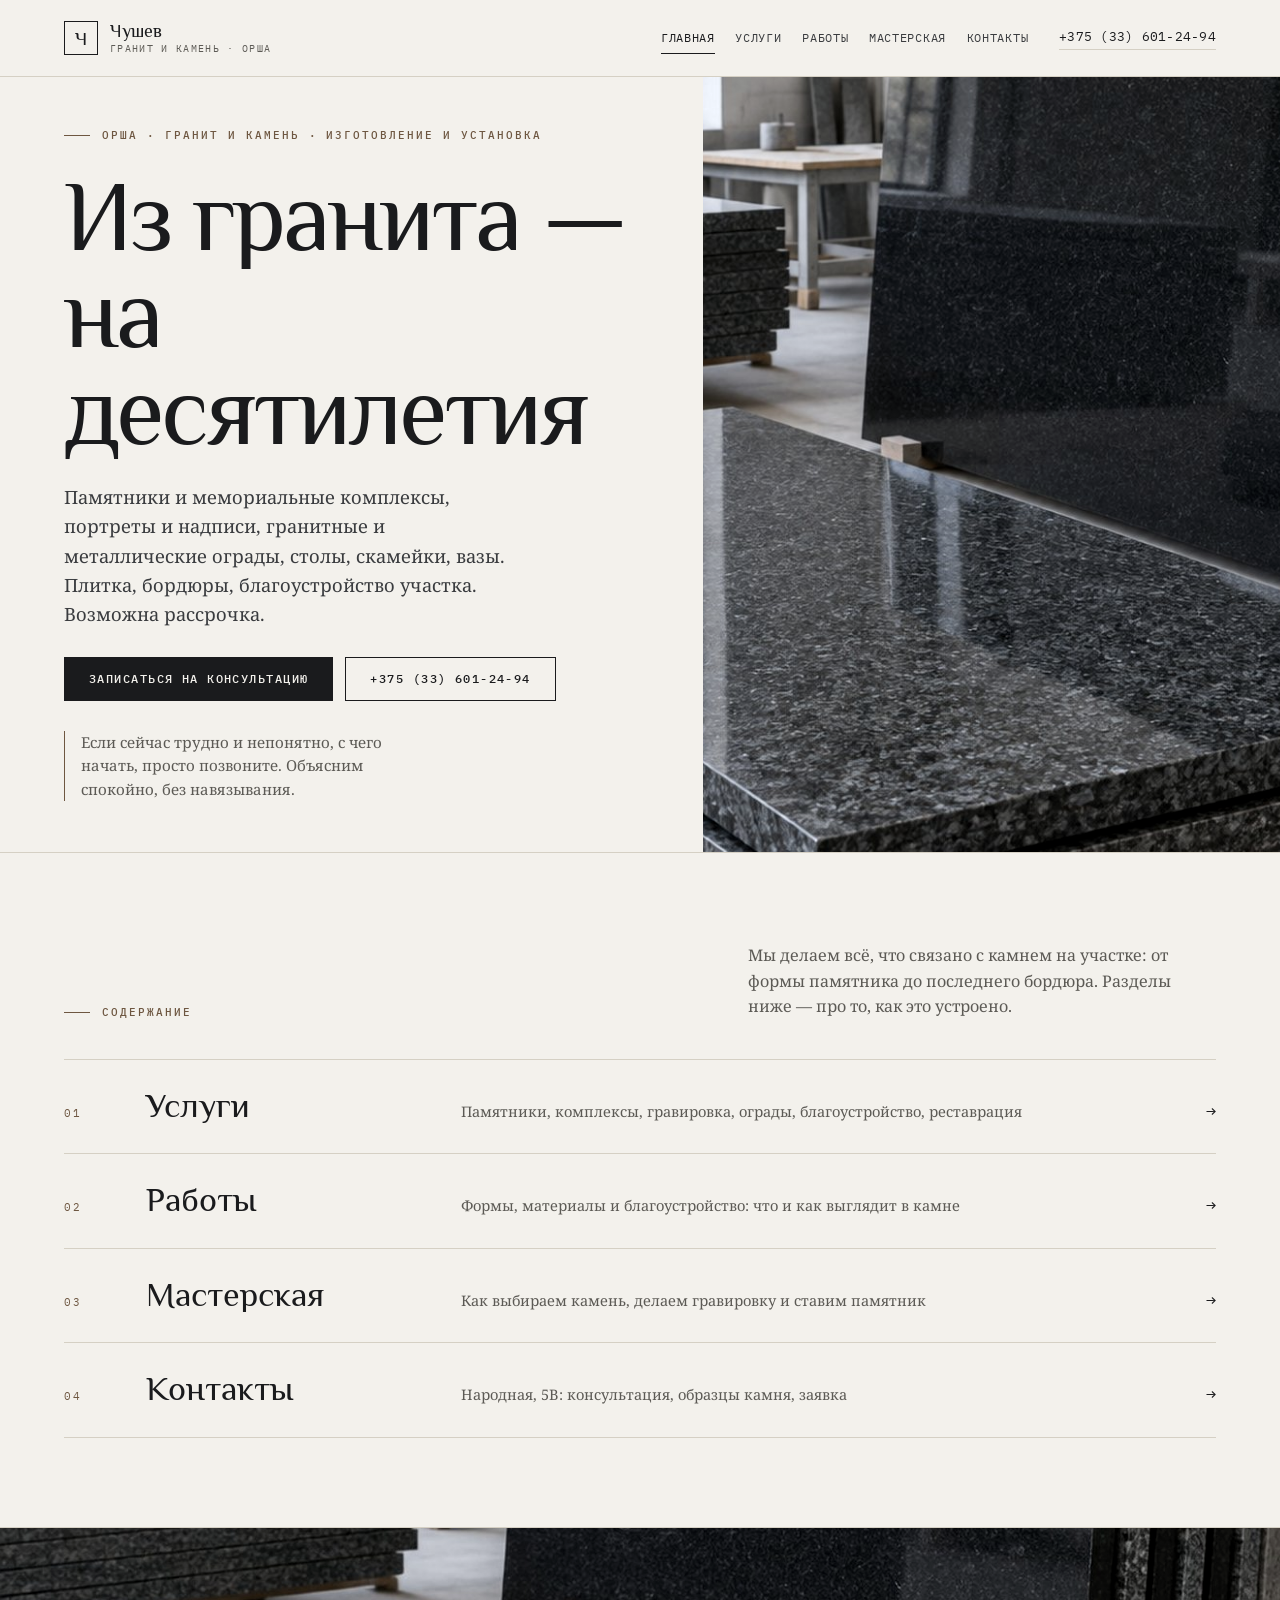
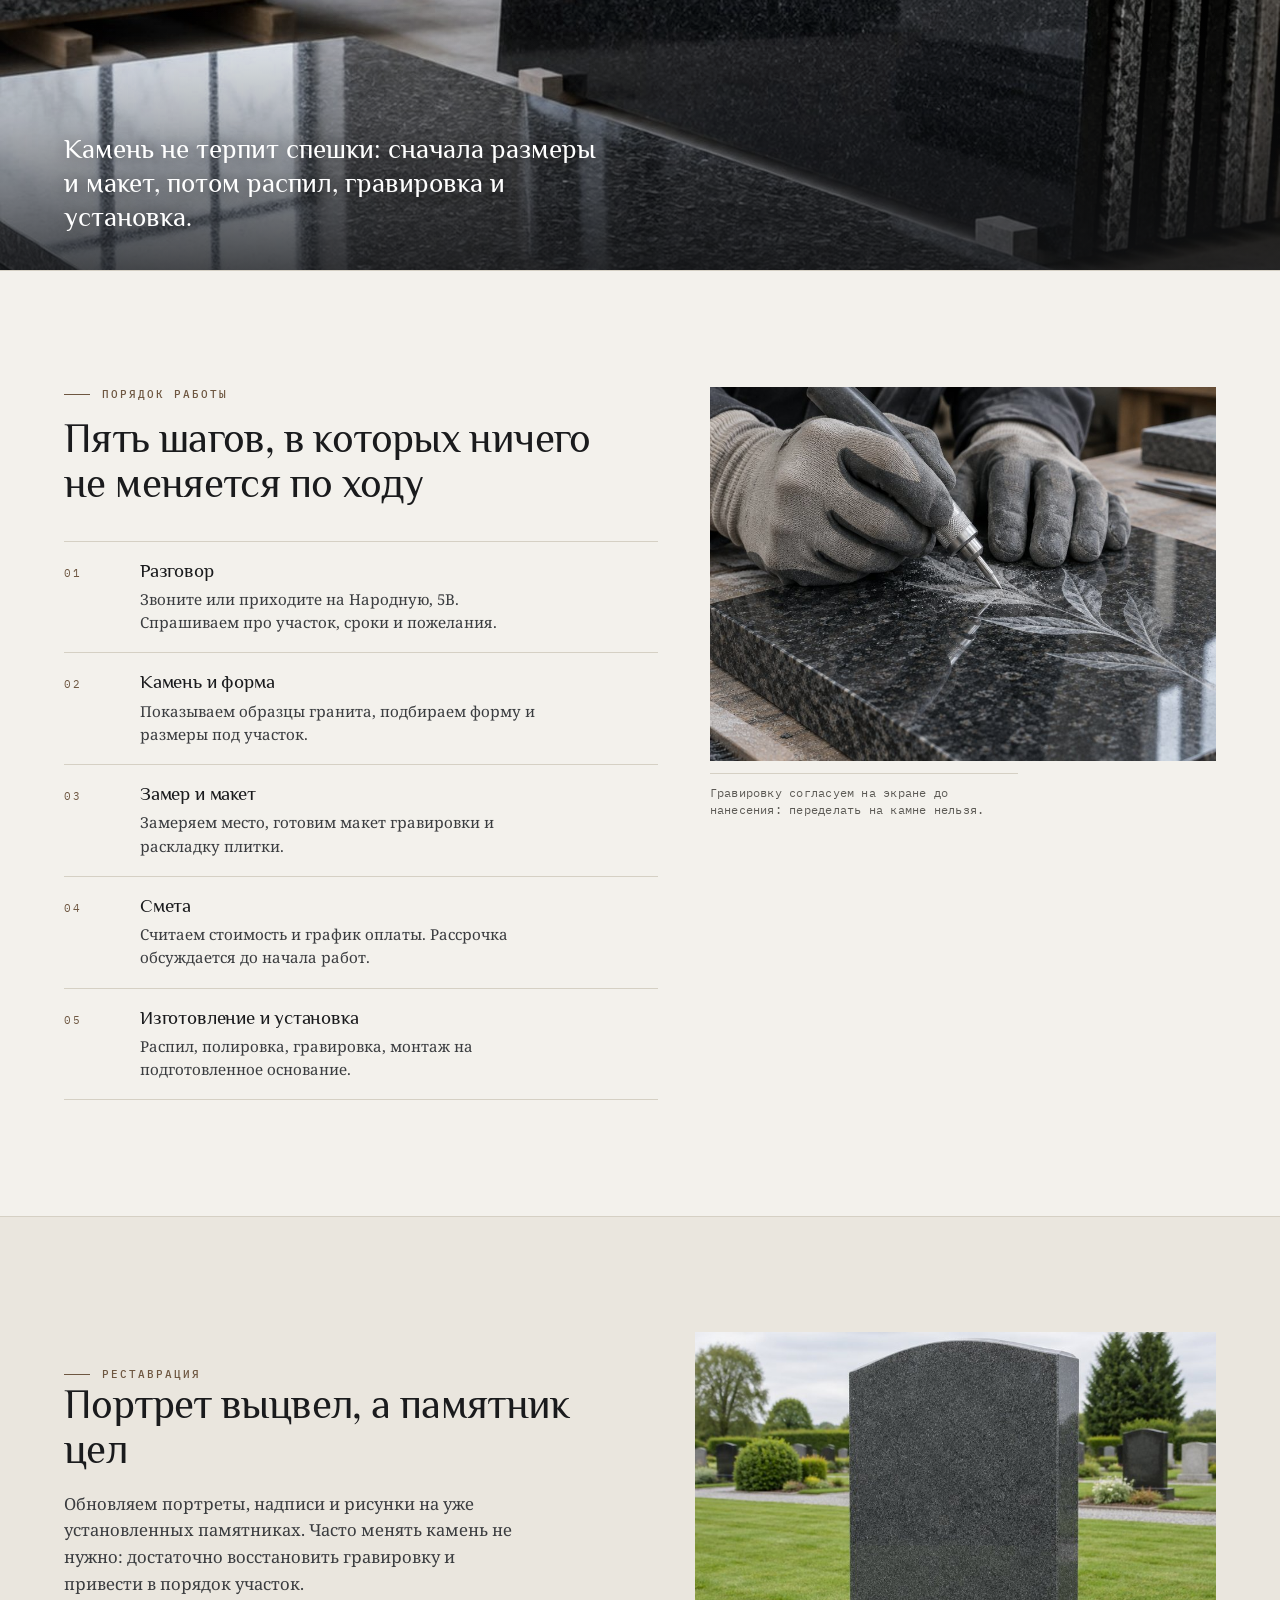
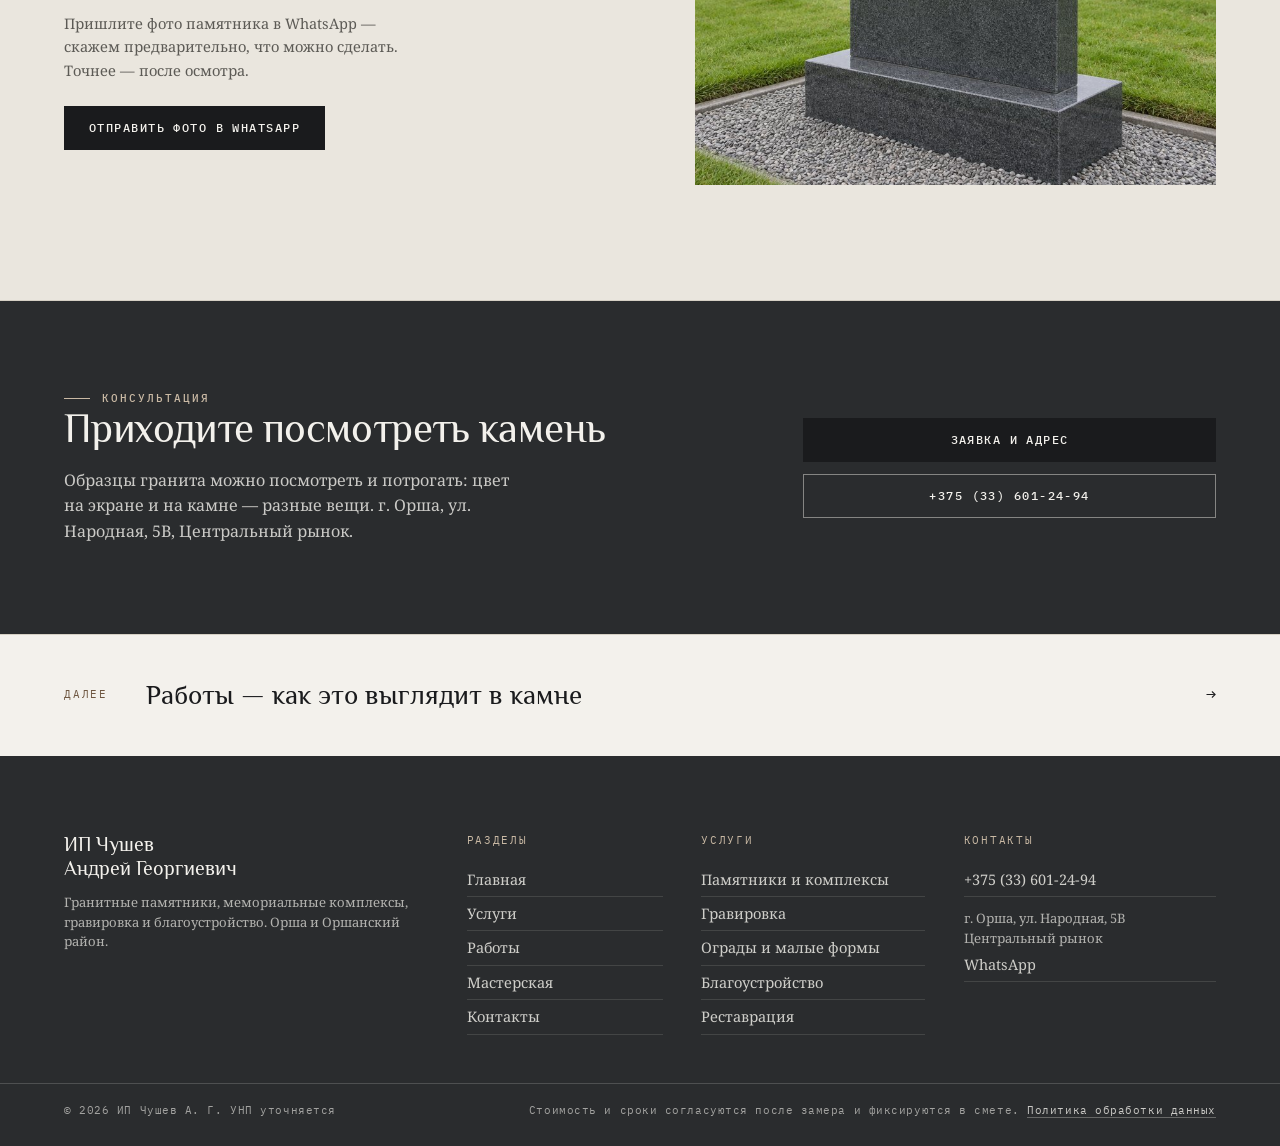
<file: index.html>
<!doctype html>
<html lang="ru">
<head>
<meta charset="utf-8">
<meta name="viewport" content="width=device-width, initial-scale=1">
<title>Гранитные памятники в Орше: изготовление, гравировка, благоустройство</title>
<meta name="description" content="ИП Чушев, Орша: гранитные памятники и мемориальные комплексы, портреты и надписи, ограды, столы и скамейки, плитка, бордюры, благоустройство участка. Возможна рассрочка.">
<meta name="theme-color" content="#1A1B1D">
<link rel="icon" href="favicon.svg" type="image/svg+xml">
<link rel="canonical" href="https://romjjjke.github.io/chushev/index.html">
<meta property="og:type" content="website">
<meta property="og:title" content="Гранитные памятники в Орше: изготовление, гравировка, благоустройство">
<meta property="og:description" content="ИП Чушев, Орша: гранитные памятники и мемориальные комплексы, портреты и надписи, ограды, столы и скамейки, плитка, бордюры, благоустройство участка. Возможна рассрочка.">
<meta property="og:image" content="https://romjjjke.github.io/chushev/assets/img/band.jpg">
<meta property="og:locale" content="ru_BY">
<link rel="preconnect" href="https://fonts.googleapis.com">
<link rel="preconnect" href="https://fonts.gstatic.com" crossorigin>
<link href="https://fonts.googleapis.com/css2?family=Philosopher:wght@400;700&family=Noto+Serif:wght@400;600&family=IBM+Plex+Mono:wght@400;500&display=swap" rel="stylesheet">
<style>[hidden]{display:none!important}
*{box-sizing:border-box}
html{-webkit-text-size-adjust:100%;scroll-behavior:smooth}
body{margin:0;background:#F3F1EC;color:#1A1B1D;font:400 17px/1.6 "Noto Serif",Georgia,serif;-webkit-font-smoothing:antialiased}
img{max-width:100%;display:block}
a{color:inherit;text-decoration:none}
h1,h2,h3,p{margin:0}
.wrap{max-width:1320px;margin:0 auto;padding-inline:clamp(20px,5vw,64px)}
.head{position:sticky;top:0;z-index:50;background:#F3F1EC;border-bottom:1px solid #D9D4C9}
.head__row{display:flex;align-items:center;gap:clamp(14px,2.4vw,28px);min-height:76px}
.brand{font-family:Philosopher,Georgia,serif;font-size:1.35rem}
.kicker{font:500 11px/1.4 "IBM Plex Mono",monospace;letter-spacing:.16em;text-transform:uppercase;color:#6E5741}
.hero{display:grid;grid-template-columns:minmax(0,1fr) minmax(0,.82fr);min-height:min(88vh,760px);border-bottom:1px solid #D9D4C9}
.hero__media{order:2;overflow:hidden;background:#EAE6DE}
.hero__media img{width:100%;height:100%;object-fit:cover}
.hero__body{order:1;padding:clamp(28px,4vw,64px) clamp(20px,5vw,64px);display:flex;flex-direction:column;justify-content:center;gap:24px;max-width:760px}
.hero__h1{font-family:Philosopher,Georgia,serif;font-weight:400;font-size:clamp(2.6rem,1.1rem + 6.4vw,6.2rem);line-height:.98;letter-spacing:-.03em}
.hero__lead{max-width:46ch;color:#3A3C3F}
.btn{display:inline-flex;align-items:center;justify-content:center;padding:15px 24px;border:1px solid #1A1B1D;font:500 12px/1 "IBM Plex Mono",monospace;letter-spacing:.12em;text-transform:uppercase}
.btn--solid{background:#1A1B1D;color:#F3F1EC}
.burger{display:none;width:44px;height:40px;border:1px solid #D9D4C9;background:transparent;cursor:pointer}
.drawer{position:fixed;inset:0;z-index:90;background:#26282B;color:#F3F1EC;overflow-y:auto;padding:clamp(20px,5vw,64px)}
.drawer__nav{display:flex;flex-direction:column}
.drawer__nav a{font-family:Philosopher,Georgia,serif;font-size:clamp(1.7rem,1.1rem + 3vw,2.6rem);padding:14px 0;border-bottom:1px solid rgba(243,241,236,.18)}
.drawer__inner{display:flex;flex-direction:column;gap:clamp(24px,5vw,56px);min-height:100%}
body.is-locked{overflow:hidden}
@media (max-width:1024px){.hero{grid-template-columns:1fr;min-height:0}.hero__media{order:1;height:clamp(240px,44vh,420px)}.hero__body{order:2;max-width:none}}
@media (max-width:1180px){.nav{display:none}.burger{display:block}}
</style>
<link rel="stylesheet" href="assets/css/style.v3.css">
<script type="application/ld+json">{"@context": "https://schema.org", "@type": "LocalBusiness", "name": "ИП Чушев Андрей Георгиевич, гранитные памятники", "description": "Изготовление и установка гранитных памятников, мемориальные комплексы, гравировка портретов и надписей, ограды, благоустройство участка. Орша.", "telephone": "+375 (33) 601-24-94", "image": "https://romjjjke.github.io/chushev/assets/img/band.jpg", "address": {"@type": "PostalAddress", "streetAddress": "ул. Народная, 5В", "addressLocality": "Орша", "addressRegion": "Витебская область", "addressCountry": "BY"}, "areaServed": "Орша и Оршанский район", "priceRange": "по смете"}</script>
</head>
<body data-page="index.html">
<a class="skip" href="#main">К содержанию</a>
<header class="head">
  <div class="head__in">
    <a class="brand" href="index.html">
      <span class="brand__mark">Ч</span>
      <span class="brand__text">Чушев<em>гранит и камень · Орша</em></span>
    </a>
    <nav class="nav" aria-label="Разделы"><a href="index.html" aria-current="page">Главная</a><a href="uslugi.html">Услуги</a><a href="raboty.html">Работы</a><a href="masterskaya.html">Мастерская</a><a href="kontakty.html">Контакты</a></nav>
    <a class="head__tel" href="tel:+375336012494">+375 (33) 601-24-94</a>
    <button class="burger" id="burger" type="button" aria-expanded="false" aria-controls="drawer" aria-label="Меню">
      <span></span><span></span>
    </button>
  </div>
</header>

<main id="main">
<section class="hero">
  <div class="hero__media">
    <img src="assets/img/hero.jpg" alt="Полированные гранитные плиты в мастерской" width="1200" height="800" fetchpriority="high">
  </div>
  <div class="hero__body">
    <p class="kicker">Орша · гранит и камень · изготовление и установка</p>
    <h1 class="hero__h1">Из гранита —<br>на десятилетия</h1>
    <p class="hero__lead">Памятники и мемориальные комплексы, портреты и надписи, гранитные и металлические ограды, столы, скамейки, вазы. Плитка, бордюры, благоустройство участка. Возможна рассрочка.</p>
    <div class="hero__actions">
      <a class="btn btn--solid" href="kontakty.html">Записаться на консультацию</a>
      <a class="btn" href="tel:+375336012494">+375 (33) 601-24-94</a>
    </div>
    <p class="hero__quiet">Если сейчас трудно и непонятно, с чего начать, просто позвоните. Объясним спокойно, без навязывания.</p>
  </div>
</section>

<section class="index">
  <div class="wrap">
    <div class="index__head">
      <p class="kicker">Содержание</p>
      <p class="index__intro">Мы делаем всё, что связано с камнем на участке: от формы памятника до последнего бордюра. Разделы ниже — про то, как это устроено.</p>
    </div>
    <ol class="index__list">
      <li><a href="uslugi.html"><span class="index__num">01</span><span class="index__t">Услуги</span><span class="index__d">Памятники, комплексы, гравировка, ограды, благоустройство, реставрация</span><span class="index__a" aria-hidden="true">→</span></a></li>
      <li><a href="raboty.html"><span class="index__num">02</span><span class="index__t">Работы</span><span class="index__d">Формы, материалы и благоустройство: что и как выглядит в камне</span><span class="index__a" aria-hidden="true">→</span></a></li>
      <li><a href="masterskaya.html"><span class="index__num">03</span><span class="index__t">Мастерская</span><span class="index__d">Как выбираем камень, делаем гравировку и ставим памятник</span><span class="index__a" aria-hidden="true">→</span></a></li>
      <li><a href="kontakty.html"><span class="index__num">04</span><span class="index__t">Контакты</span><span class="index__d">Народная, 5В: консультация, образцы камня, заявка</span><span class="index__a" aria-hidden="true">→</span></a></li>
    </ol>
  </div>
</section>

<section class="band">
  <img src="assets/img/band.jpg" alt="Гранитные плиты, фактура камня" width="1600" height="615" loading="lazy">
  <p class="band__text">Камень не терпит спешки: сначала размеры и макет, потом распил, гравировка и установка.</p>
</section>

<section class="duo">
  <div class="wrap duo__grid">
    <div class="duo__text">
      <p class="kicker">Порядок работы</p>
      <h2 class="h2">Пять шагов, в которых ничего не меняется по ходу</h2>
      <ol class="steps">
        <li><span>01</span><div><h3>Разговор</h3><p>Звоните или приходите на Народную, 5В. Спрашиваем про участок, сроки и пожелания.</p></div></li>
        <li><span>02</span><div><h3>Камень и форма</h3><p>Показываем образцы гранита, подбираем форму и размеры под участок.</p></div></li>
        <li><span>03</span><div><h3>Замер и макет</h3><p>Замеряем место, готовим макет гравировки и раскладку плитки.</p></div></li>
        <li><span>04</span><div><h3>Смета</h3><p>Считаем стоимость и график оплаты. Рассрочка обсуждается до начала работ.</p></div></li>
        <li><span>05</span><div><h3>Изготовление и установка</h3><p>Распил, полировка, гравировка, монтаж на подготовленное основание.</p></div></li>
      </ol>
    </div>
    <figure class="duo__media">
      <img src="assets/img/engrave.jpg" alt="Гравировка по граниту в мастерской" width="880" height="651" loading="lazy">
      <figcaption>Гравировку согласуем на экране до нанесения: переделать на камне нельзя.</figcaption>
    </figure>
  </div>
</section>

<section class="restore">
  <div class="wrap restore__grid">
    <div>
      <p class="kicker">Реставрация</p>
      <h2 class="h2">Портрет выцвел, а памятник цел</h2>
      <p class="restore__text">Обновляем портреты, надписи и рисунки на уже установленных памятниках. Часто менять камень не нужно: достаточно восстановить гравировку и привести в порядок участок.</p>
      <p class="restore__note">Пришлите фото памятника в WhatsApp — скажем предварительно, что можно сделать. Точнее — после осмотра.</p>
      <a class="btn btn--solid" href="https://wa.me/375336012494" target="_blank" rel="noopener">Отправить фото в WhatsApp</a>
    </div>
    <figure class="restore__media">
      <img src="assets/img/stele.jpg" alt="Памятник из полированного гранита" width="820" height="713" loading="lazy">
    </figure>
  </div>
</section>

<section class="cta">
  <div class="wrap cta__grid">
    <div>
      <p class="kicker kicker--light">Консультация</p>
      <h2 class="h2 h2--light">Приходите посмотреть камень</h2>
      <p class="cta__text">Образцы гранита можно посмотреть и потрогать: цвет на экране и на камне — разные вещи. г. Орша, ул. Народная, 5В, Центральный рынок.</p>
    </div>
    <div class="cta__side">
      <a class="btn btn--solid" href="kontakty.html">Заявка и адрес</a>
      <a class="btn btn--ghost" href="tel:+375336012494">+375 (33) 601-24-94</a>
    </div>
  </div>
</section>
  <section class="next">
    <a class="next__link" href="raboty.html">
      <span class="next__label">Далее</span>
      <span class="next__title">Работы — как это выглядит в камне</span>
      <span class="next__arrow" aria-hidden="true">→</span>
    </a>
  </section>
</main>
<footer class="foot">
  <div class="foot__grid">
    <div class="foot__col">
      <p class="foot__name">ИП Чушев<br>Андрей Георгиевич</p>
      <p class="foot__small">Гранитные памятники, мемориальные комплексы, гравировка и благоустройство. Орша и Оршанский район.</p>
    </div>
    <div class="foot__col">
      <p class="foot__h">Разделы</p>
      <a href="index.html">Главная</a><a href="uslugi.html">Услуги</a><a href="raboty.html">Работы</a><a href="masterskaya.html">Мастерская</a><a href="kontakty.html">Контакты</a>
    </div>
    <div class="foot__col">
      <p class="foot__h">Услуги</p>
      <a href="uslugi.html#pamyatniki">Памятники и комплексы</a>
      <a href="uslugi.html#gravirovka">Гравировка</a>
      <a href="uslugi.html#ogrady">Ограды и малые формы</a>
      <a href="uslugi.html#blago">Благоустройство</a>
      <a href="uslugi.html#restavraciya">Реставрация</a>
    </div>
    <div class="foot__col">
      <p class="foot__h">Контакты</p>
      <a href="tel:+375336012494">+375 (33) 601-24-94</a>
      <p class="foot__small">г. Орша, ул. Народная, 5В<br>Центральный рынок</p>
      <a href="https://wa.me/375336012494" target="_blank" rel="noopener">WhatsApp</a>
    </div>
  </div>
  <div class="foot__bottom">
    <p>© <span id="year">2026</span> ИП Чушев А. Г. УНП уточняется</p>
    <p>Стоимость и сроки согласуются после замера и фиксируются в смете. <a href="politika.html">Политика обработки данных</a></p>
  </div>
</footer>
<script src="assets/js/main.v3.js" defer></script>
<div class="drawer" id="drawer" hidden>
  <div class="drawer__inner">
    <button class="drawer__close" type="button" aria-label="Закрыть меню" id="drawer-close">×</button>
    <nav class="drawer__nav" aria-label="Мобильная навигация"><a href="index.html" aria-current="page">Главная</a><a href="uslugi.html">Услуги</a><a href="raboty.html">Работы</a><a href="masterskaya.html">Мастерская</a><a href="kontakty.html">Контакты</a></nav>
    <div class="drawer__meta">
      <a class="drawer__tel" href="tel:+375336012494">+375 (33) 601-24-94</a>
      <p>г. Орша, ул. Народная, 5В<br>Центральный рынок</p>
      <p class="drawer__note">Рассрочка. Консультация без спешки.</p>
    </div>
  </div>
</div>
</body>
</html>
</file>
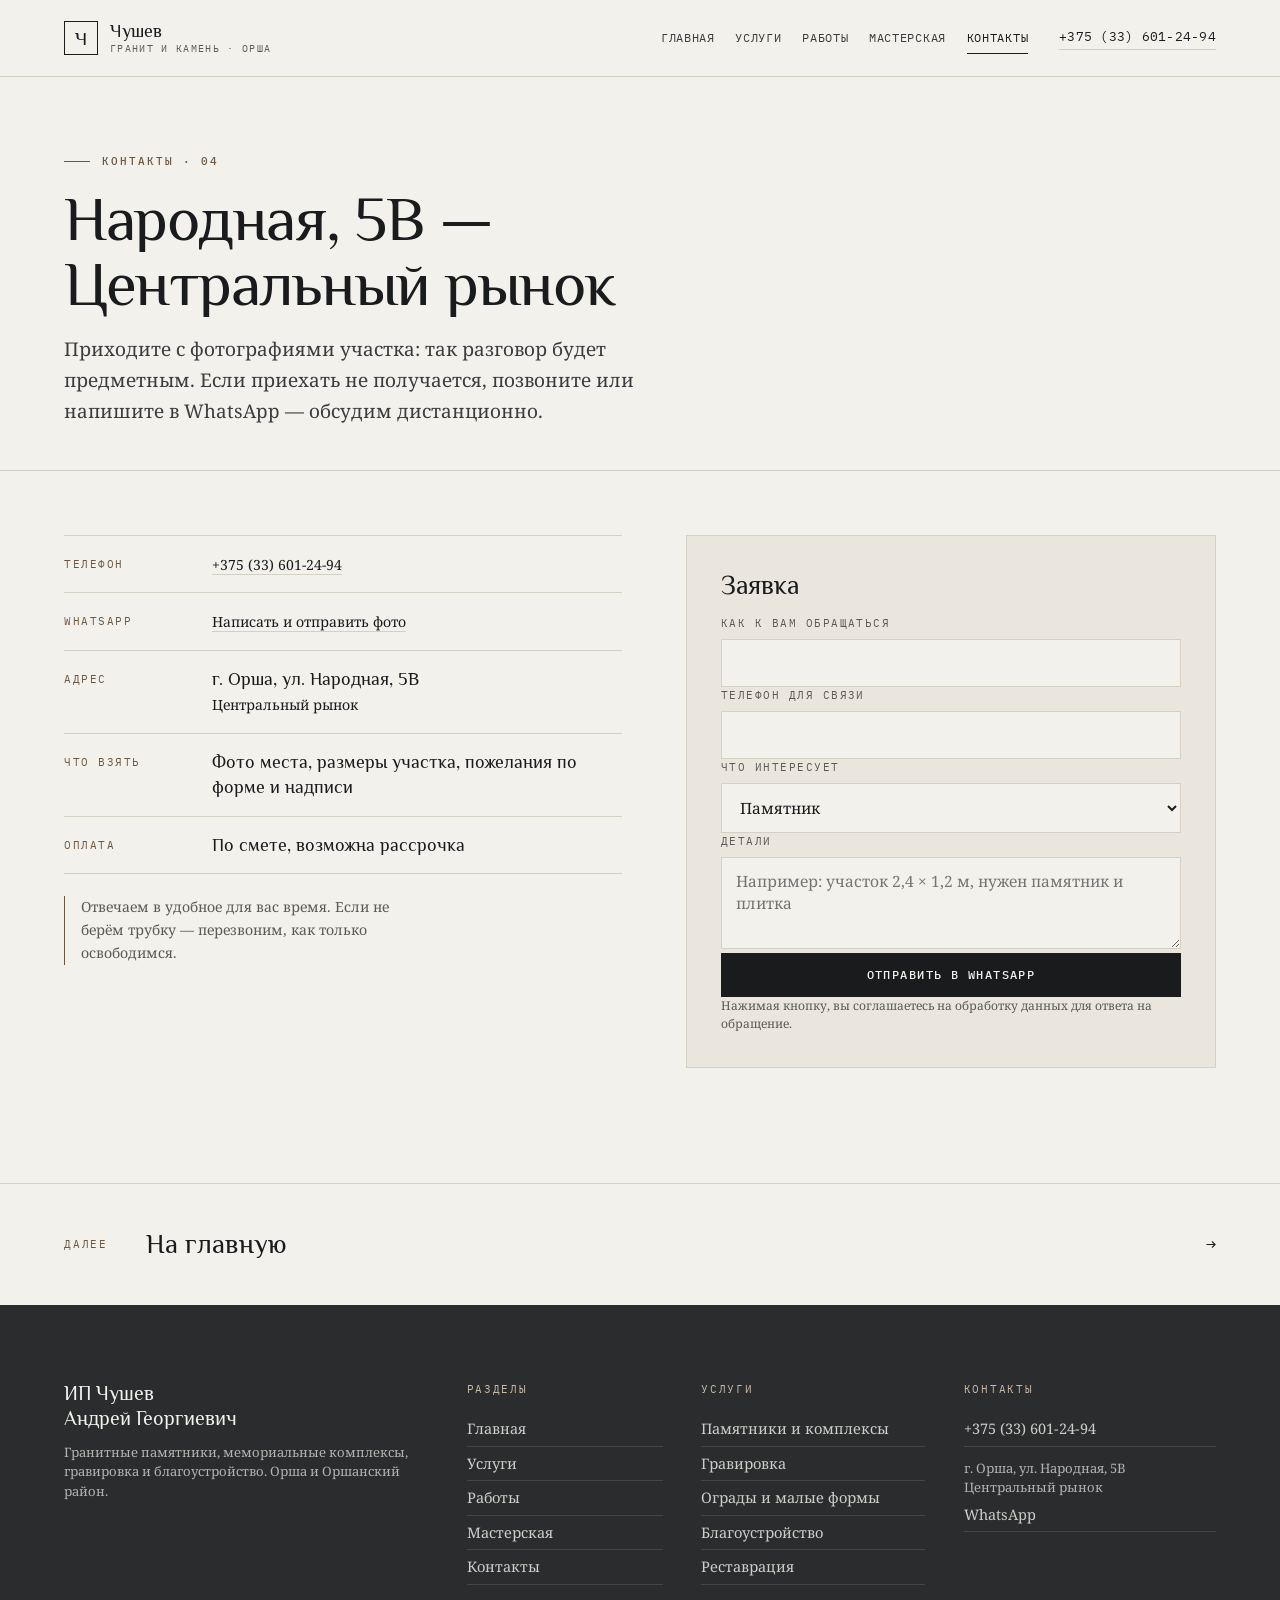
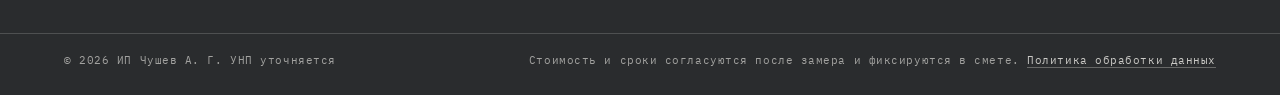
<file: kontakty.html>
<!doctype html>
<html lang="ru">
<head>
<meta charset="utf-8">
<meta name="viewport" content="width=device-width, initial-scale=1">
<title>Контакты: Орша, ул. Народная, 5В — гранитные памятники</title>
<meta name="description" content="ИП Чушев, Орша, ул. Народная 5В (Центральный рынок). Телефон +375 (33) 601-24-94, WhatsApp. Консультация, образцы гранита, заявка на памятник.">
<meta name="theme-color" content="#1A1B1D">
<link rel="icon" href="favicon.svg" type="image/svg+xml">
<link rel="canonical" href="https://romjjjke.github.io/chushev/kontakty.html">
<meta property="og:type" content="website">
<meta property="og:title" content="Контакты: Орша, ул. Народная, 5В — гранитные памятники">
<meta property="og:description" content="ИП Чушев, Орша, ул. Народная 5В (Центральный рынок). Телефон +375 (33) 601-24-94, WhatsApp. Консультация, образцы гранита, заявка на памятник.">
<meta property="og:image" content="https://romjjjke.github.io/chushev/assets/img/band.jpg">
<meta property="og:locale" content="ru_BY">
<link rel="preconnect" href="https://fonts.googleapis.com">
<link rel="preconnect" href="https://fonts.gstatic.com" crossorigin>
<link href="https://fonts.googleapis.com/css2?family=Philosopher:wght@400;700&family=Noto+Serif:wght@400;600&family=IBM+Plex+Mono:wght@400;500&display=swap" rel="stylesheet">
<style>[hidden]{display:none!important}
*{box-sizing:border-box}
html{-webkit-text-size-adjust:100%;scroll-behavior:smooth}
body{margin:0;background:#F3F1EC;color:#1A1B1D;font:400 17px/1.6 "Noto Serif",Georgia,serif;-webkit-font-smoothing:antialiased}
img{max-width:100%;display:block}
a{color:inherit;text-decoration:none}
h1,h2,h3,p{margin:0}
.wrap{max-width:1320px;margin:0 auto;padding-inline:clamp(20px,5vw,64px)}
.head{position:sticky;top:0;z-index:50;background:#F3F1EC;border-bottom:1px solid #D9D4C9}
.head__row{display:flex;align-items:center;gap:clamp(14px,2.4vw,28px);min-height:76px}
.brand{font-family:Philosopher,Georgia,serif;font-size:1.35rem}
.kicker{font:500 11px/1.4 "IBM Plex Mono",monospace;letter-spacing:.16em;text-transform:uppercase;color:#6E5741}
.hero{display:grid;grid-template-columns:minmax(0,1fr) minmax(0,.82fr);min-height:min(88vh,760px);border-bottom:1px solid #D9D4C9}
.hero__media{order:2;overflow:hidden;background:#EAE6DE}
.hero__media img{width:100%;height:100%;object-fit:cover}
.hero__body{order:1;padding:clamp(28px,4vw,64px) clamp(20px,5vw,64px);display:flex;flex-direction:column;justify-content:center;gap:24px;max-width:760px}
.hero__h1{font-family:Philosopher,Georgia,serif;font-weight:400;font-size:clamp(2.6rem,1.1rem + 6.4vw,6.2rem);line-height:.98;letter-spacing:-.03em}
.hero__lead{max-width:46ch;color:#3A3C3F}
.btn{display:inline-flex;align-items:center;justify-content:center;padding:15px 24px;border:1px solid #1A1B1D;font:500 12px/1 "IBM Plex Mono",monospace;letter-spacing:.12em;text-transform:uppercase}
.btn--solid{background:#1A1B1D;color:#F3F1EC}
.burger{display:none;width:44px;height:40px;border:1px solid #D9D4C9;background:transparent;cursor:pointer}
.drawer{position:fixed;inset:0;z-index:90;background:#26282B;color:#F3F1EC;overflow-y:auto;padding:clamp(20px,5vw,64px)}
.drawer__nav{display:flex;flex-direction:column}
.drawer__nav a{font-family:Philosopher,Georgia,serif;font-size:clamp(1.7rem,1.1rem + 3vw,2.6rem);padding:14px 0;border-bottom:1px solid rgba(243,241,236,.18)}
.drawer__inner{display:flex;flex-direction:column;gap:clamp(24px,5vw,56px);min-height:100%}
body.is-locked{overflow:hidden}
@media (max-width:1024px){.hero{grid-template-columns:1fr;min-height:0}.hero__media{order:1;height:clamp(240px,44vh,420px)}.hero__body{order:2;max-width:none}}
@media (max-width:1180px){.nav{display:none}.burger{display:block}}
</style>
<link rel="stylesheet" href="assets/css/style.v3.css">
<script type="application/ld+json">{"@context": "https://schema.org", "@type": "LocalBusiness", "name": "ИП Чушев Андрей Георгиевич, гранитные памятники", "description": "Изготовление и установка гранитных памятников, мемориальные комплексы, гравировка портретов и надписей, ограды, благоустройство участка. Орша.", "telephone": "+375 (33) 601-24-94", "image": "https://romjjjke.github.io/chushev/assets/img/band.jpg", "address": {"@type": "PostalAddress", "streetAddress": "ул. Народная, 5В", "addressLocality": "Орша", "addressRegion": "Витебская область", "addressCountry": "BY"}, "areaServed": "Орша и Оршанский район", "priceRange": "по смете"}</script>
</head>
<body data-page="kontakty.html">
<a class="skip" href="#main">К содержанию</a>
<header class="head">
  <div class="head__in">
    <a class="brand" href="index.html">
      <span class="brand__mark">Ч</span>
      <span class="brand__text">Чушев<em>гранит и камень · Орша</em></span>
    </a>
    <nav class="nav" aria-label="Разделы"><a href="index.html">Главная</a><a href="uslugi.html">Услуги</a><a href="raboty.html">Работы</a><a href="masterskaya.html">Мастерская</a><a href="kontakty.html" aria-current="page">Контакты</a></nav>
    <a class="head__tel" href="tel:+375336012494">+375 (33) 601-24-94</a>
    <button class="burger" id="burger" type="button" aria-expanded="false" aria-controls="drawer" aria-label="Меню">
      <span></span><span></span>
    </button>
  </div>
</header>

<main id="main">
<section class="phead">
  <div class="wrap phead__in">
    <p class="kicker">Контакты · 04</p>
    <h1 class="h1">Народная, 5В — Центральный рынок</h1>
    <p class="phead__lead">Приходите с фотографиями участка: так разговор будет предметным. Если приехать не получается, позвоните или напишите в WhatsApp — обсудим дистанционно.</p>
  </div>
</section>

<section class="contacts">
  <div class="wrap contacts__grid">
    <div class="contacts__info">
      <dl class="defs">
        <div><dt>Телефон</dt><dd><a href="tel:+375336012494">+375 (33) 601-24-94</a></dd></div>
        <div><dt>WhatsApp</dt><dd><a href="https://wa.me/375336012494" target="_blank" rel="noopener">Написать и отправить фото</a></dd></div>
        <div><dt>Адрес</dt><dd>г. Орша, ул. Народная, 5В<br><span>Центральный рынок</span></dd></div>
        <div><dt>Что взять</dt><dd>Фото места, размеры участка, пожелания по форме и надписи</dd></div>
        <div><dt>Оплата</dt><dd>По смете, возможна рассрочка</dd></div>
      </dl>
      <p class="contacts__note">Отвечаем в удобное для вас время. Если не берём трубку — перезвоним, как только освободимся.</p>
    </div>

    <div class="contacts__form">
      <h2 class="h3">Заявка</h2>
      <form id="lead-form" novalidate>
        <div class="field">
          <label for="f-name">Как к вам обращаться</label>
          <input id="f-name" name="name" type="text" required autocomplete="name">
        </div>
        <div class="field">
          <label for="f-phone">Телефон для связи</label>
          <input id="f-phone" name="phone" type="tel" required autocomplete="tel">
        </div>
        <div class="field">
          <label for="f-what">Что интересует</label>
          <select id="f-what" name="what">
            <option>Памятник</option>
            <option>Мемориальный комплекс</option>
            <option>Гравировка или реставрация</option>
            <option>Ограда, столы, скамейки</option>
            <option>Плитка, бордюры, благоустройство</option>
            <option>Пока не знаю, нужна консультация</option>
          </select>
        </div>
        <div class="field">
          <label for="f-note">Детали</label>
          <textarea id="f-note" name="note" rows="3" placeholder="Например: участок 2,4 × 1,2 м, нужен памятник и плитка"></textarea>
        </div>
        <button class="btn btn--solid btn--wide" type="submit">Отправить в WhatsApp</button>
        <p class="form__note">Нажимая кнопку, вы соглашаетесь на обработку данных для ответа на обращение.</p>
      </form>
      <div class="form__ok" id="form-ok" hidden>
        <p class="form__ok-h">Заявка собрана</p>
        <p>Открываем WhatsApp с готовым сообщением. Если он не открылся, скопируйте текст и отправьте любым удобным способом.</p>
        <pre id="order-text"></pre>
        <a class="btn" id="ok-wa" href="https://wa.me/375336012494" target="_blank" rel="noopener">Открыть WhatsApp</a>
      </div>
    </div>
  </div>
</section>
  <section class="next">
    <a class="next__link" href="index.html">
      <span class="next__label">Далее</span>
      <span class="next__title">На главную</span>
      <span class="next__arrow" aria-hidden="true">→</span>
    </a>
  </section>
</main>
<footer class="foot">
  <div class="foot__grid">
    <div class="foot__col">
      <p class="foot__name">ИП Чушев<br>Андрей Георгиевич</p>
      <p class="foot__small">Гранитные памятники, мемориальные комплексы, гравировка и благоустройство. Орша и Оршанский район.</p>
    </div>
    <div class="foot__col">
      <p class="foot__h">Разделы</p>
      <a href="index.html">Главная</a><a href="uslugi.html">Услуги</a><a href="raboty.html">Работы</a><a href="masterskaya.html">Мастерская</a><a href="kontakty.html">Контакты</a>
    </div>
    <div class="foot__col">
      <p class="foot__h">Услуги</p>
      <a href="uslugi.html#pamyatniki">Памятники и комплексы</a>
      <a href="uslugi.html#gravirovka">Гравировка</a>
      <a href="uslugi.html#ogrady">Ограды и малые формы</a>
      <a href="uslugi.html#blago">Благоустройство</a>
      <a href="uslugi.html#restavraciya">Реставрация</a>
    </div>
    <div class="foot__col">
      <p class="foot__h">Контакты</p>
      <a href="tel:+375336012494">+375 (33) 601-24-94</a>
      <p class="foot__small">г. Орша, ул. Народная, 5В<br>Центральный рынок</p>
      <a href="https://wa.me/375336012494" target="_blank" rel="noopener">WhatsApp</a>
    </div>
  </div>
  <div class="foot__bottom">
    <p>© <span id="year">2026</span> ИП Чушев А. Г. УНП уточняется</p>
    <p>Стоимость и сроки согласуются после замера и фиксируются в смете. <a href="politika.html">Политика обработки данных</a></p>
  </div>
</footer>
<script src="assets/js/main.v3.js" defer></script>
<div class="drawer" id="drawer" hidden>
  <div class="drawer__inner">
    <button class="drawer__close" type="button" aria-label="Закрыть меню" id="drawer-close">×</button>
    <nav class="drawer__nav" aria-label="Мобильная навигация"><a href="index.html">Главная</a><a href="uslugi.html">Услуги</a><a href="raboty.html">Работы</a><a href="masterskaya.html">Мастерская</a><a href="kontakty.html" aria-current="page">Контакты</a></nav>
    <div class="drawer__meta">
      <a class="drawer__tel" href="tel:+375336012494">+375 (33) 601-24-94</a>
      <p>г. Орша, ул. Народная, 5В<br>Центральный рынок</p>
      <p class="drawer__note">Рассрочка. Консультация без спешки.</p>
    </div>
  </div>
</div>
</body>
</html>
</file>
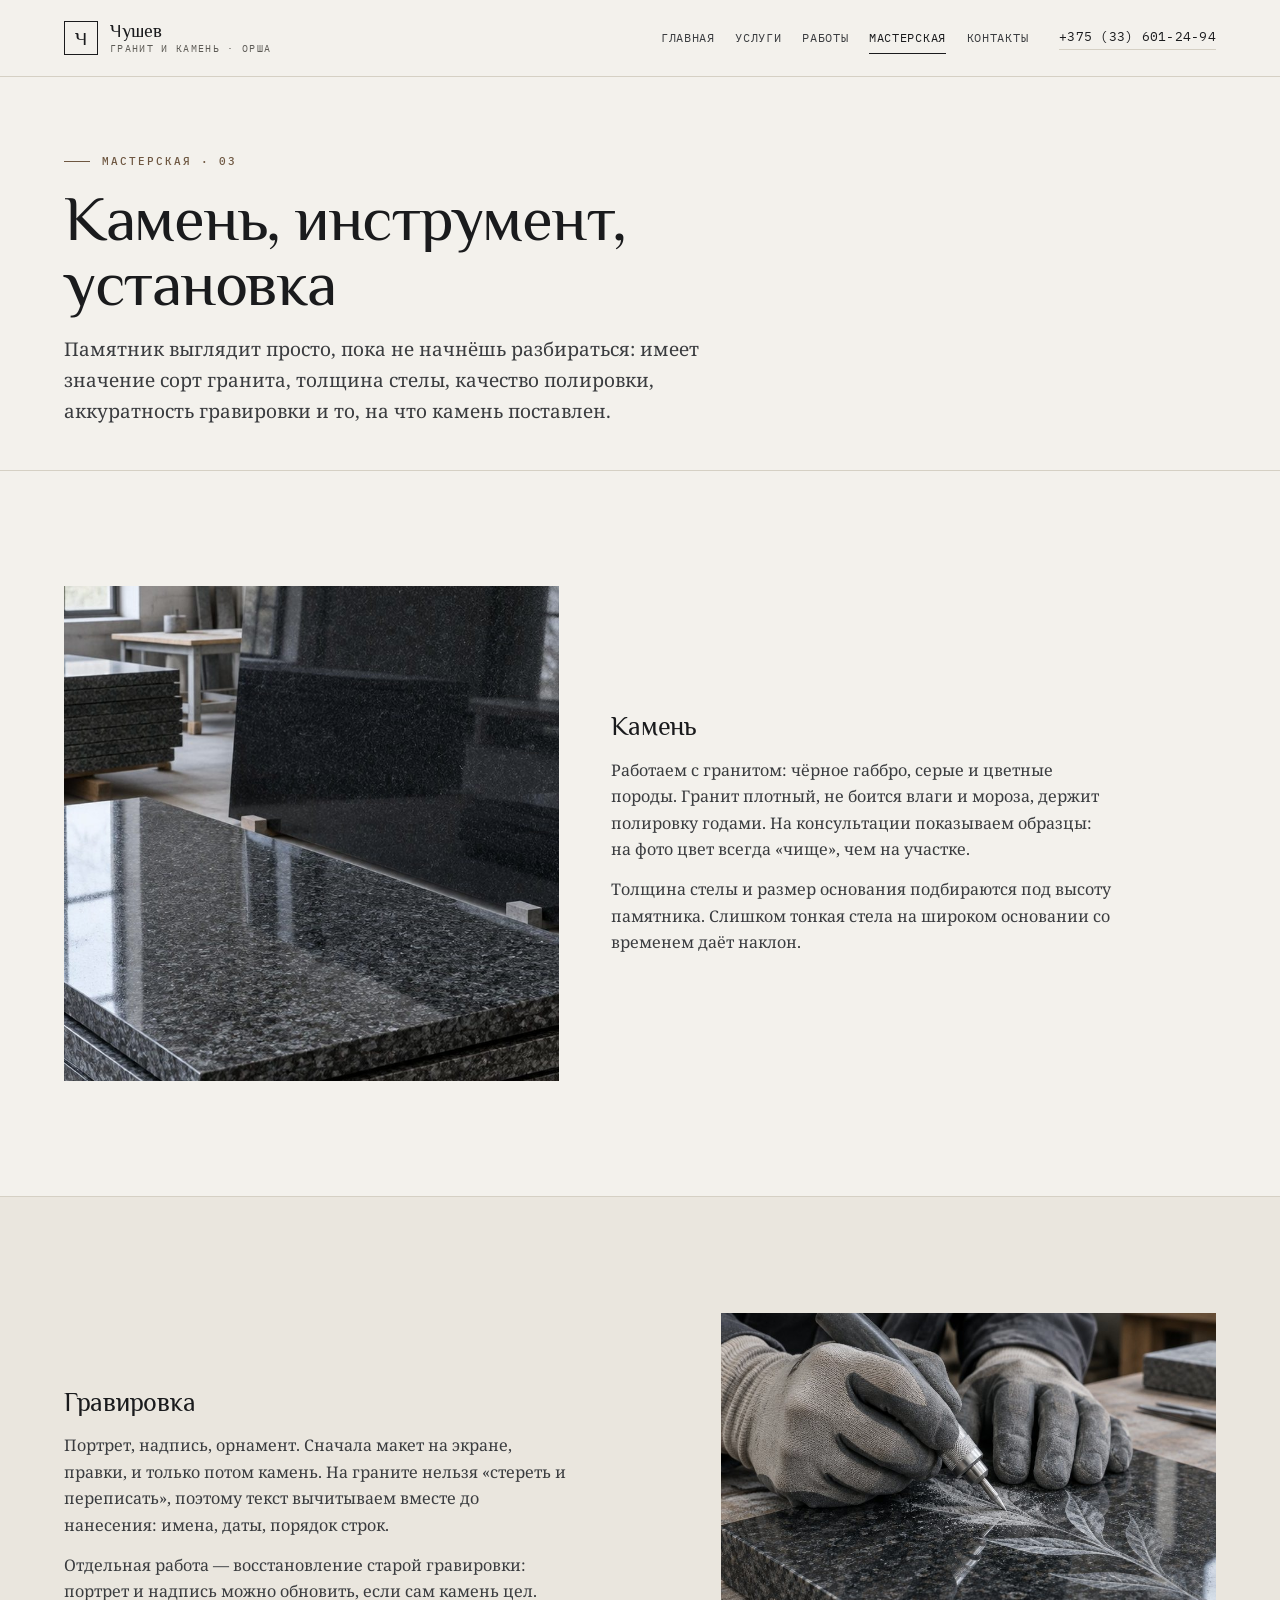
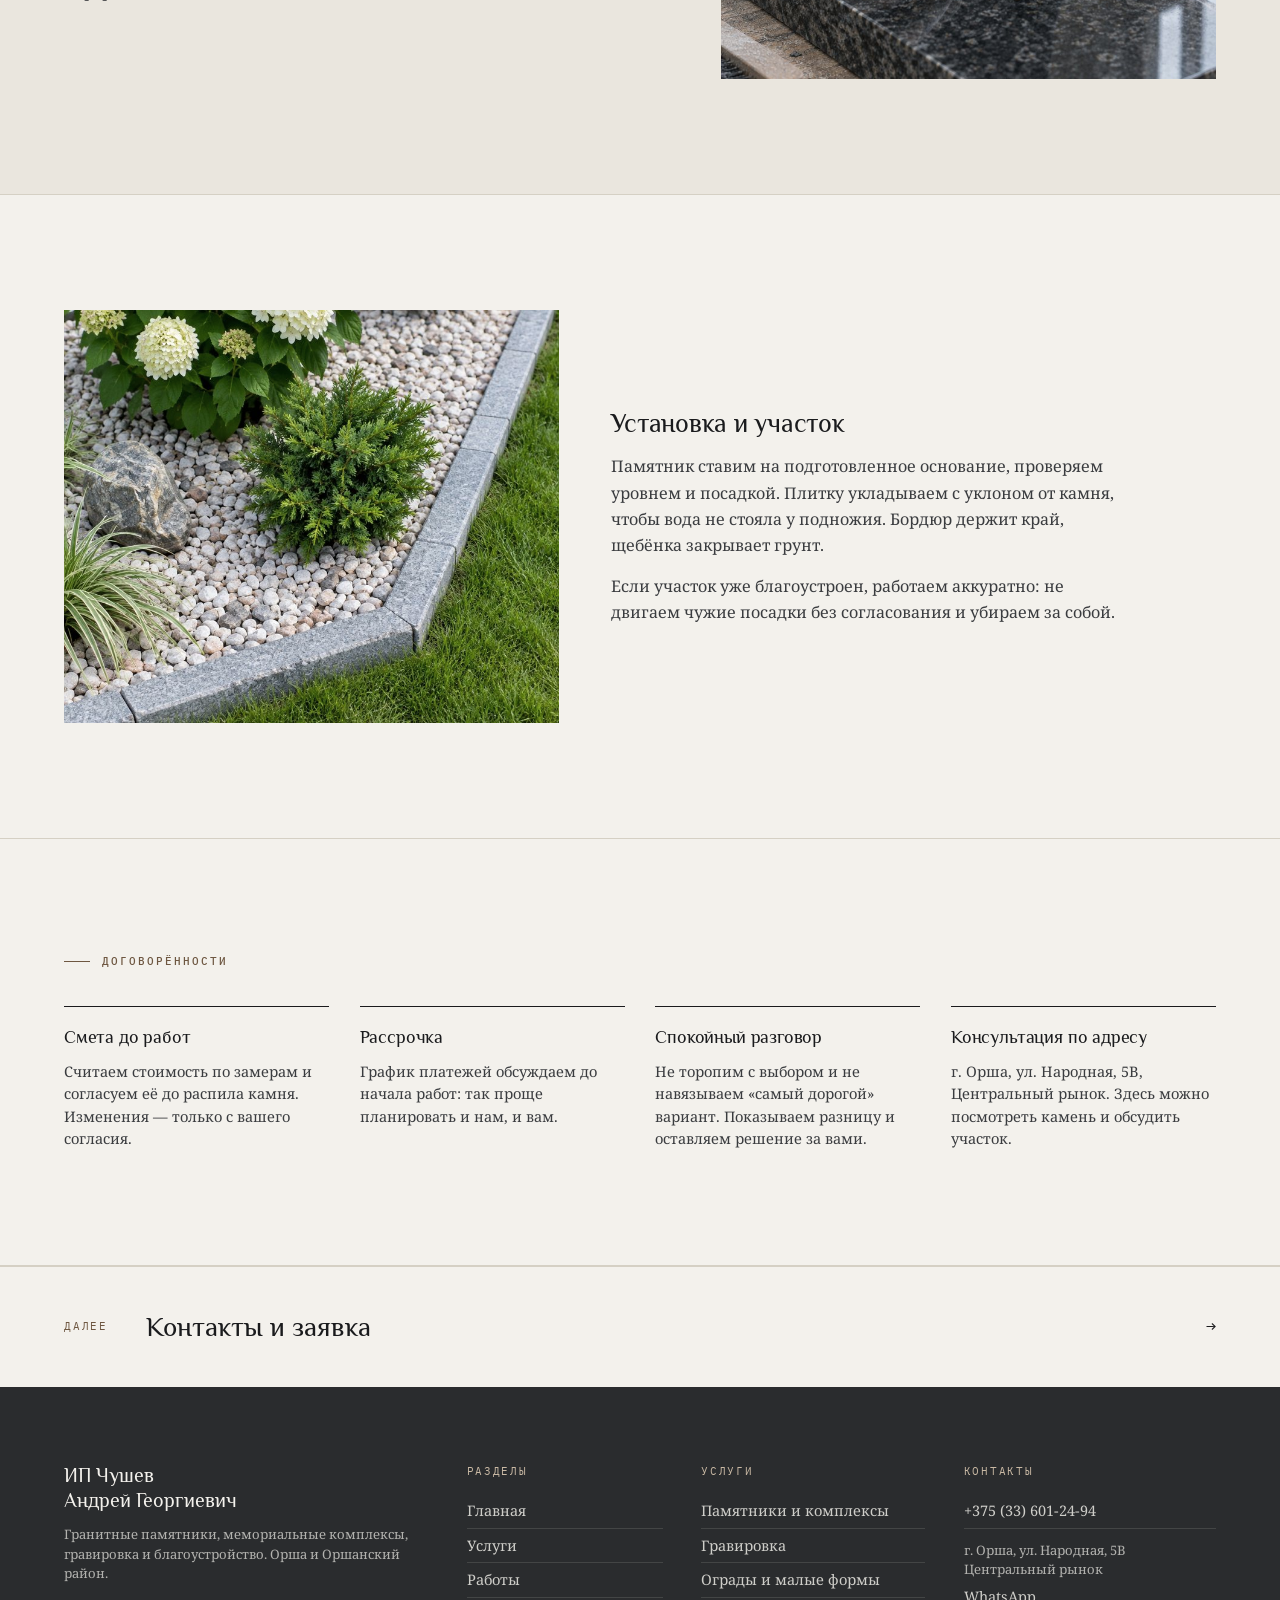
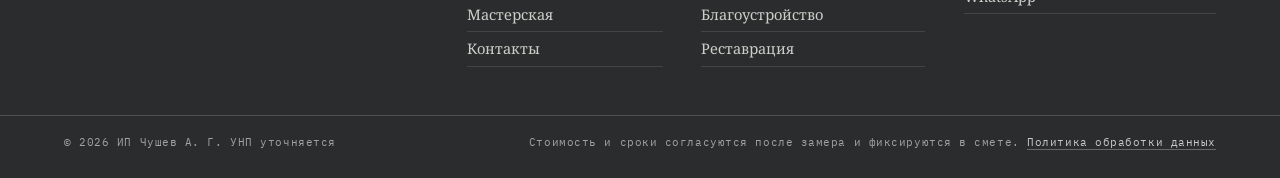
<file: masterskaya.html>
<!doctype html>
<html lang="ru">
<head>
<meta charset="utf-8">
<meta name="viewport" content="width=device-width, initial-scale=1">
<title>Мастерская: камень, гравировка, установка — Орша</title>
<meta name="description" content="Как выбираем гранит, готовим макет гравировки, ставим памятник и благоустраиваем участок. Смета до работ, рассрочка, спокойная консультация в Орше.">
<meta name="theme-color" content="#1A1B1D">
<link rel="icon" href="favicon.svg" type="image/svg+xml">
<link rel="canonical" href="https://romjjjke.github.io/chushev/masterskaya.html">
<meta property="og:type" content="website">
<meta property="og:title" content="Мастерская: камень, гравировка, установка — Орша">
<meta property="og:description" content="Как выбираем гранит, готовим макет гравировки, ставим памятник и благоустраиваем участок. Смета до работ, рассрочка, спокойная консультация в Орше.">
<meta property="og:image" content="https://romjjjke.github.io/chushev/assets/img/band.jpg">
<meta property="og:locale" content="ru_BY">
<link rel="preconnect" href="https://fonts.googleapis.com">
<link rel="preconnect" href="https://fonts.gstatic.com" crossorigin>
<link href="https://fonts.googleapis.com/css2?family=Philosopher:wght@400;700&family=Noto+Serif:wght@400;600&family=IBM+Plex+Mono:wght@400;500&display=swap" rel="stylesheet">
<style>[hidden]{display:none!important}
*{box-sizing:border-box}
html{-webkit-text-size-adjust:100%;scroll-behavior:smooth}
body{margin:0;background:#F3F1EC;color:#1A1B1D;font:400 17px/1.6 "Noto Serif",Georgia,serif;-webkit-font-smoothing:antialiased}
img{max-width:100%;display:block}
a{color:inherit;text-decoration:none}
h1,h2,h3,p{margin:0}
.wrap{max-width:1320px;margin:0 auto;padding-inline:clamp(20px,5vw,64px)}
.head{position:sticky;top:0;z-index:50;background:#F3F1EC;border-bottom:1px solid #D9D4C9}
.head__row{display:flex;align-items:center;gap:clamp(14px,2.4vw,28px);min-height:76px}
.brand{font-family:Philosopher,Georgia,serif;font-size:1.35rem}
.kicker{font:500 11px/1.4 "IBM Plex Mono",monospace;letter-spacing:.16em;text-transform:uppercase;color:#6E5741}
.hero{display:grid;grid-template-columns:minmax(0,1fr) minmax(0,.82fr);min-height:min(88vh,760px);border-bottom:1px solid #D9D4C9}
.hero__media{order:2;overflow:hidden;background:#EAE6DE}
.hero__media img{width:100%;height:100%;object-fit:cover}
.hero__body{order:1;padding:clamp(28px,4vw,64px) clamp(20px,5vw,64px);display:flex;flex-direction:column;justify-content:center;gap:24px;max-width:760px}
.hero__h1{font-family:Philosopher,Georgia,serif;font-weight:400;font-size:clamp(2.6rem,1.1rem + 6.4vw,6.2rem);line-height:.98;letter-spacing:-.03em}
.hero__lead{max-width:46ch;color:#3A3C3F}
.btn{display:inline-flex;align-items:center;justify-content:center;padding:15px 24px;border:1px solid #1A1B1D;font:500 12px/1 "IBM Plex Mono",monospace;letter-spacing:.12em;text-transform:uppercase}
.btn--solid{background:#1A1B1D;color:#F3F1EC}
.burger{display:none;width:44px;height:40px;border:1px solid #D9D4C9;background:transparent;cursor:pointer}
.drawer{position:fixed;inset:0;z-index:90;background:#26282B;color:#F3F1EC;overflow-y:auto;padding:clamp(20px,5vw,64px)}
.drawer__nav{display:flex;flex-direction:column}
.drawer__nav a{font-family:Philosopher,Georgia,serif;font-size:clamp(1.7rem,1.1rem + 3vw,2.6rem);padding:14px 0;border-bottom:1px solid rgba(243,241,236,.18)}
.drawer__inner{display:flex;flex-direction:column;gap:clamp(24px,5vw,56px);min-height:100%}
body.is-locked{overflow:hidden}
@media (max-width:1024px){.hero{grid-template-columns:1fr;min-height:0}.hero__media{order:1;height:clamp(240px,44vh,420px)}.hero__body{order:2;max-width:none}}
@media (max-width:1180px){.nav{display:none}.burger{display:block}}
</style>
<link rel="stylesheet" href="assets/css/style.v3.css">
<script type="application/ld+json">{"@context": "https://schema.org", "@type": "LocalBusiness", "name": "ИП Чушев Андрей Георгиевич, гранитные памятники", "description": "Изготовление и установка гранитных памятников, мемориальные комплексы, гравировка портретов и надписей, ограды, благоустройство участка. Орша.", "telephone": "+375 (33) 601-24-94", "image": "https://romjjjke.github.io/chushev/assets/img/band.jpg", "address": {"@type": "PostalAddress", "streetAddress": "ул. Народная, 5В", "addressLocality": "Орша", "addressRegion": "Витебская область", "addressCountry": "BY"}, "areaServed": "Орша и Оршанский район", "priceRange": "по смете"}</script>
</head>
<body data-page="masterskaya.html">
<a class="skip" href="#main">К содержанию</a>
<header class="head">
  <div class="head__in">
    <a class="brand" href="index.html">
      <span class="brand__mark">Ч</span>
      <span class="brand__text">Чушев<em>гранит и камень · Орша</em></span>
    </a>
    <nav class="nav" aria-label="Разделы"><a href="index.html">Главная</a><a href="uslugi.html">Услуги</a><a href="raboty.html">Работы</a><a href="masterskaya.html" aria-current="page">Мастерская</a><a href="kontakty.html">Контакты</a></nav>
    <a class="head__tel" href="tel:+375336012494">+375 (33) 601-24-94</a>
    <button class="burger" id="burger" type="button" aria-expanded="false" aria-controls="drawer" aria-label="Меню">
      <span></span><span></span>
    </button>
  </div>
</header>

<main id="main">
<section class="phead">
  <div class="wrap phead__in">
    <p class="kicker">Мастерская · 03</p>
    <h1 class="h1">Камень, инструмент, установка</h1>
    <p class="phead__lead">Памятник выглядит просто, пока не начнёшь разбираться: имеет значение сорт гранита, толщина стелы, качество полировки, аккуратность гравировки и то, на что камень поставлен.</p>
  </div>
</section>

<section class="text-band">
  <div class="wrap text-band__grid">
    <figure class="text-band__media">
      <img src="assets/img/stone-sq.jpg" alt="Образцы гранита" width="800" height="800" loading="lazy">
    </figure>
    <div class="text-band__body">
      <h2 class="h3">Камень</h2>
      <p>Работаем с гранитом: чёрное габбро, серые и цветные породы. Гранит плотный, не боится влаги и мороза, держит полировку годами. На консультации показываем образцы: на фото цвет всегда «чище», чем на участке.</p>
      <p>Толщина стелы и размер основания подбираются под высоту памятника. Слишком тонкая стела на широком основании со временем даёт наклон.</p>
    </div>
  </div>
</section>

<section class="text-band text-band--tint">
  <div class="wrap text-band__grid text-band__grid--rev">
    <figure class="text-band__media">
      <img src="assets/img/engrave.jpg" alt="Гравировка по камню" width="880" height="651" loading="lazy">
    </figure>
    <div class="text-band__body">
      <h2 class="h3">Гравировка</h2>
      <p>Портрет, надпись, орнамент. Сначала макет на экране, правки, и только потом камень. На граните нельзя «стереть и переписать», поэтому текст вычитываем вместе до нанесения: имена, даты, порядок строк.</p>
      <p>Отдельная работа — восстановление старой гравировки: портрет и надпись можно обновить, если сам камень цел.</p>
    </div>
  </div>
</section>

<section class="text-band">
  <div class="wrap text-band__grid">
    <figure class="text-band__media">
      <img src="assets/img/gravel.jpg" alt="Благоустройство участка" width="820" height="683" loading="lazy">
    </figure>
    <div class="text-band__body">
      <h2 class="h3">Установка и участок</h2>
      <p>Памятник ставим на подготовленное основание, проверяем уровнем и посадкой. Плитку укладываем с уклоном от камня, чтобы вода не стояла у подножия. Бордюр держит край, щебёнка закрывает грунт.</p>
      <p>Если участок уже благоустроен, работаем аккуратно: не двигаем чужие посадки без согласования и убираем за собой.</p>
    </div>
  </div>
</section>

<section class="facts">
  <div class="wrap">
    <p class="kicker">Договорённости</p>
    <div class="facts__grid">
      <div class="fact">
        <h3>Смета до работ</h3>
        <p>Считаем стоимость по замерам и согласуем её до распила камня. Изменения — только с вашего согласия.</p>
      </div>
      <div class="fact">
        <h3>Рассрочка</h3>
        <p>График платежей обсуждаем до начала работ: так проще планировать и нам, и вам.</p>
      </div>
      <div class="fact">
        <h3>Спокойный разговор</h3>
        <p>Не торопим с выбором и не навязываем «самый дорогой» вариант. Показываем разницу и оставляем решение за вами.</p>
      </div>
      <div class="fact">
        <h3>Консультация по адресу</h3>
        <p>г. Орша, ул. Народная, 5В, Центральный рынок. Здесь можно посмотреть камень и обсудить участок.</p>
      </div>
    </div>
  </div>
</section>
  <section class="next">
    <a class="next__link" href="kontakty.html">
      <span class="next__label">Далее</span>
      <span class="next__title">Контакты и заявка</span>
      <span class="next__arrow" aria-hidden="true">→</span>
    </a>
  </section>
</main>
<footer class="foot">
  <div class="foot__grid">
    <div class="foot__col">
      <p class="foot__name">ИП Чушев<br>Андрей Георгиевич</p>
      <p class="foot__small">Гранитные памятники, мемориальные комплексы, гравировка и благоустройство. Орша и Оршанский район.</p>
    </div>
    <div class="foot__col">
      <p class="foot__h">Разделы</p>
      <a href="index.html">Главная</a><a href="uslugi.html">Услуги</a><a href="raboty.html">Работы</a><a href="masterskaya.html">Мастерская</a><a href="kontakty.html">Контакты</a>
    </div>
    <div class="foot__col">
      <p class="foot__h">Услуги</p>
      <a href="uslugi.html#pamyatniki">Памятники и комплексы</a>
      <a href="uslugi.html#gravirovka">Гравировка</a>
      <a href="uslugi.html#ogrady">Ограды и малые формы</a>
      <a href="uslugi.html#blago">Благоустройство</a>
      <a href="uslugi.html#restavraciya">Реставрация</a>
    </div>
    <div class="foot__col">
      <p class="foot__h">Контакты</p>
      <a href="tel:+375336012494">+375 (33) 601-24-94</a>
      <p class="foot__small">г. Орша, ул. Народная, 5В<br>Центральный рынок</p>
      <a href="https://wa.me/375336012494" target="_blank" rel="noopener">WhatsApp</a>
    </div>
  </div>
  <div class="foot__bottom">
    <p>© <span id="year">2026</span> ИП Чушев А. Г. УНП уточняется</p>
    <p>Стоимость и сроки согласуются после замера и фиксируются в смете. <a href="politika.html">Политика обработки данных</a></p>
  </div>
</footer>
<script src="assets/js/main.v3.js" defer></script>
<div class="drawer" id="drawer" hidden>
  <div class="drawer__inner">
    <button class="drawer__close" type="button" aria-label="Закрыть меню" id="drawer-close">×</button>
    <nav class="drawer__nav" aria-label="Мобильная навигация"><a href="index.html">Главная</a><a href="uslugi.html">Услуги</a><a href="raboty.html">Работы</a><a href="masterskaya.html" aria-current="page">Мастерская</a><a href="kontakty.html">Контакты</a></nav>
    <div class="drawer__meta">
      <a class="drawer__tel" href="tel:+375336012494">+375 (33) 601-24-94</a>
      <p>г. Орша, ул. Народная, 5В<br>Центральный рынок</p>
      <p class="drawer__note">Рассрочка. Консультация без спешки.</p>
    </div>
  </div>
</div>
</body>
</html>
</file>
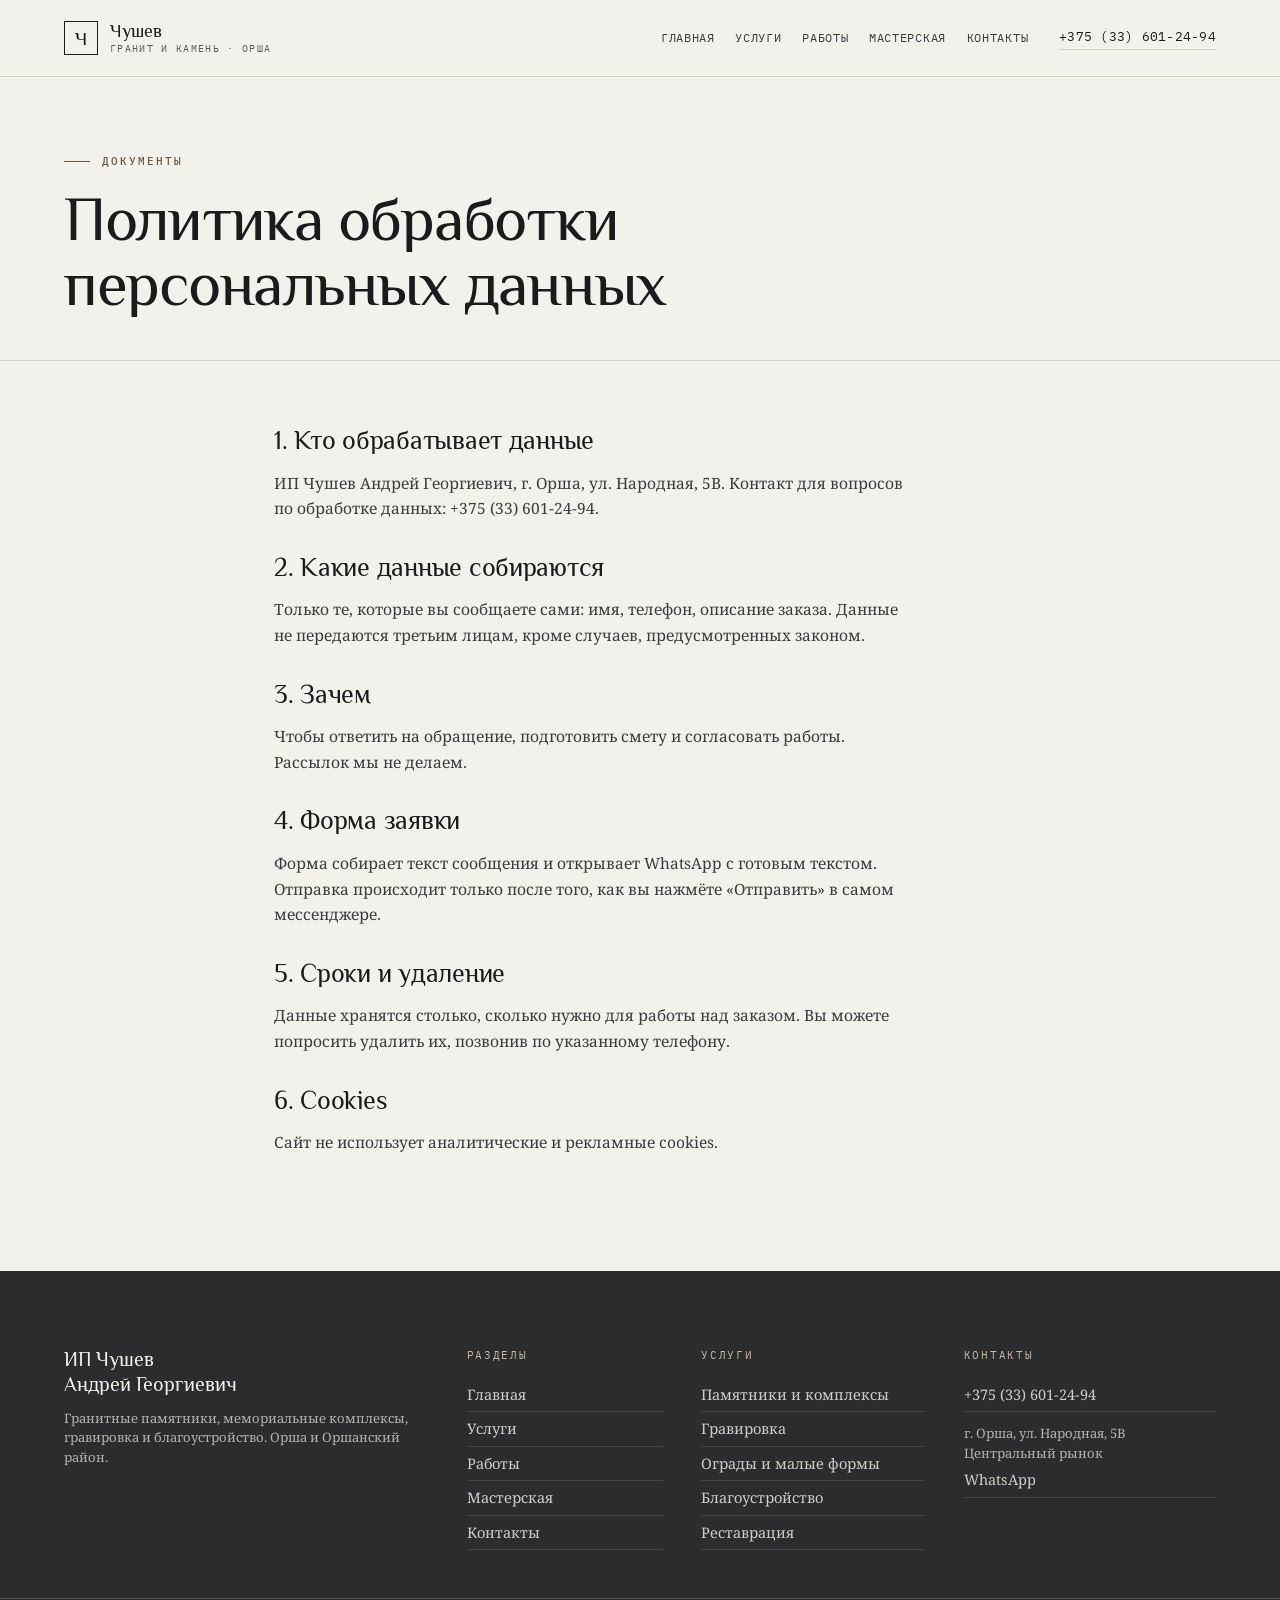
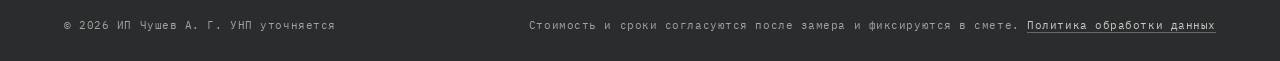
<file: politika.html>
<!doctype html>
<html lang="ru">
<head>
<meta charset="utf-8">
<meta name="viewport" content="width=device-width, initial-scale=1">
<title>Политика обработки персональных данных</title>
<meta name="description" content="Политика обработки персональных данных сайта ИП Чушев А. Г., гранитные памятники, Орша.">
<meta name="theme-color" content="#1A1B1D">
<link rel="icon" href="favicon.svg" type="image/svg+xml">
<link rel="canonical" href="https://romjjjke.github.io/chushev/politika.html">
<meta property="og:type" content="website">
<meta property="og:title" content="Политика обработки персональных данных">
<meta property="og:description" content="Политика обработки персональных данных сайта ИП Чушев А. Г., гранитные памятники, Орша.">
<meta property="og:image" content="https://romjjjke.github.io/chushev/assets/img/band.jpg">
<meta property="og:locale" content="ru_BY">
<link rel="preconnect" href="https://fonts.googleapis.com">
<link rel="preconnect" href="https://fonts.gstatic.com" crossorigin>
<link href="https://fonts.googleapis.com/css2?family=Philosopher:wght@400;700&family=Noto+Serif:wght@400;600&family=IBM+Plex+Mono:wght@400;500&display=swap" rel="stylesheet">
<style>[hidden]{display:none!important}
*{box-sizing:border-box}
html{-webkit-text-size-adjust:100%;scroll-behavior:smooth}
body{margin:0;background:#F3F1EC;color:#1A1B1D;font:400 17px/1.6 "Noto Serif",Georgia,serif;-webkit-font-smoothing:antialiased}
img{max-width:100%;display:block}
a{color:inherit;text-decoration:none}
h1,h2,h3,p{margin:0}
.wrap{max-width:1320px;margin:0 auto;padding-inline:clamp(20px,5vw,64px)}
.head{position:sticky;top:0;z-index:50;background:#F3F1EC;border-bottom:1px solid #D9D4C9}
.head__row{display:flex;align-items:center;gap:clamp(14px,2.4vw,28px);min-height:76px}
.brand{font-family:Philosopher,Georgia,serif;font-size:1.35rem}
.kicker{font:500 11px/1.4 "IBM Plex Mono",monospace;letter-spacing:.16em;text-transform:uppercase;color:#6E5741}
.hero{display:grid;grid-template-columns:minmax(0,1fr) minmax(0,.82fr);min-height:min(88vh,760px);border-bottom:1px solid #D9D4C9}
.hero__media{order:2;overflow:hidden;background:#EAE6DE}
.hero__media img{width:100%;height:100%;object-fit:cover}
.hero__body{order:1;padding:clamp(28px,4vw,64px) clamp(20px,5vw,64px);display:flex;flex-direction:column;justify-content:center;gap:24px;max-width:760px}
.hero__h1{font-family:Philosopher,Georgia,serif;font-weight:400;font-size:clamp(2.6rem,1.1rem + 6.4vw,6.2rem);line-height:.98;letter-spacing:-.03em}
.hero__lead{max-width:46ch;color:#3A3C3F}
.btn{display:inline-flex;align-items:center;justify-content:center;padding:15px 24px;border:1px solid #1A1B1D;font:500 12px/1 "IBM Plex Mono",monospace;letter-spacing:.12em;text-transform:uppercase}
.btn--solid{background:#1A1B1D;color:#F3F1EC}
.burger{display:none;width:44px;height:40px;border:1px solid #D9D4C9;background:transparent;cursor:pointer}
.drawer{position:fixed;inset:0;z-index:90;background:#26282B;color:#F3F1EC;overflow-y:auto;padding:clamp(20px,5vw,64px)}
.drawer__nav{display:flex;flex-direction:column}
.drawer__nav a{font-family:Philosopher,Georgia,serif;font-size:clamp(1.7rem,1.1rem + 3vw,2.6rem);padding:14px 0;border-bottom:1px solid rgba(243,241,236,.18)}
.drawer__inner{display:flex;flex-direction:column;gap:clamp(24px,5vw,56px);min-height:100%}
body.is-locked{overflow:hidden}
@media (max-width:1024px){.hero{grid-template-columns:1fr;min-height:0}.hero__media{order:1;height:clamp(240px,44vh,420px)}.hero__body{order:2;max-width:none}}
@media (max-width:1180px){.nav{display:none}.burger{display:block}}
</style>
<link rel="stylesheet" href="assets/css/style.v3.css">
<script type="application/ld+json">{"@context": "https://schema.org", "@type": "LocalBusiness", "name": "ИП Чушев Андрей Георгиевич, гранитные памятники", "description": "Изготовление и установка гранитных памятников, мемориальные комплексы, гравировка портретов и надписей, ограды, благоустройство участка. Орша.", "telephone": "+375 (33) 601-24-94", "image": "https://romjjjke.github.io/chushev/assets/img/band.jpg", "address": {"@type": "PostalAddress", "streetAddress": "ул. Народная, 5В", "addressLocality": "Орша", "addressRegion": "Витебская область", "addressCountry": "BY"}, "areaServed": "Орша и Оршанский район", "priceRange": "по смете"}</script>
</head>
<body data-page="politika.html">
<a class="skip" href="#main">К содержанию</a>
<header class="head">
  <div class="head__in">
    <a class="brand" href="index.html">
      <span class="brand__mark">Ч</span>
      <span class="brand__text">Чушев<em>гранит и камень · Орша</em></span>
    </a>
    <nav class="nav" aria-label="Разделы"><a href="index.html">Главная</a><a href="uslugi.html">Услуги</a><a href="raboty.html">Работы</a><a href="masterskaya.html">Мастерская</a><a href="kontakty.html">Контакты</a></nav>
    <a class="head__tel" href="tel:+375336012494">+375 (33) 601-24-94</a>
    <button class="burger" id="burger" type="button" aria-expanded="false" aria-controls="drawer" aria-label="Меню">
      <span></span><span></span>
    </button>
  </div>
</header>

<main id="main">
<section class="phead">
  <div class="wrap phead__in">
    <p class="kicker">Документы</p>
    <h1 class="h1">Политика обработки персональных данных</h1>
  </div>
</section>
<section class="policy">
  <div class="wrap wrap--narrow">
    <h2 class="h3">1. Кто обрабатывает данные</h2>
    <p>ИП Чушев Андрей Георгиевич, г. Орша, ул. Народная, 5В. Контакт для вопросов по обработке данных: +375 (33) 601-24-94.</p>
    <h2 class="h3">2. Какие данные собираются</h2>
    <p>Только те, которые вы сообщаете сами: имя, телефон, описание заказа. Данные не передаются третьим лицам, кроме случаев, предусмотренных законом.</p>
    <h2 class="h3">3. Зачем</h2>
    <p>Чтобы ответить на обращение, подготовить смету и согласовать работы. Рассылок мы не делаем.</p>
    <h2 class="h3">4. Форма заявки</h2>
    <p>Форма собирает текст сообщения и открывает WhatsApp с готовым текстом. Отправка происходит только после того, как вы нажмёте «Отправить» в самом мессенджере.</p>
    <h2 class="h3">5. Сроки и удаление</h2>
    <p>Данные хранятся столько, сколько нужно для работы над заказом. Вы можете попросить удалить их, позвонив по указанному телефону.</p>
    <h2 class="h3">6. Cookies</h2>
    <p>Сайт не использует аналитические и рекламные cookies.</p>
  </div>
</section>
</main>
<footer class="foot">
  <div class="foot__grid">
    <div class="foot__col">
      <p class="foot__name">ИП Чушев<br>Андрей Георгиевич</p>
      <p class="foot__small">Гранитные памятники, мемориальные комплексы, гравировка и благоустройство. Орша и Оршанский район.</p>
    </div>
    <div class="foot__col">
      <p class="foot__h">Разделы</p>
      <a href="index.html">Главная</a><a href="uslugi.html">Услуги</a><a href="raboty.html">Работы</a><a href="masterskaya.html">Мастерская</a><a href="kontakty.html">Контакты</a>
    </div>
    <div class="foot__col">
      <p class="foot__h">Услуги</p>
      <a href="uslugi.html#pamyatniki">Памятники и комплексы</a>
      <a href="uslugi.html#gravirovka">Гравировка</a>
      <a href="uslugi.html#ogrady">Ограды и малые формы</a>
      <a href="uslugi.html#blago">Благоустройство</a>
      <a href="uslugi.html#restavraciya">Реставрация</a>
    </div>
    <div class="foot__col">
      <p class="foot__h">Контакты</p>
      <a href="tel:+375336012494">+375 (33) 601-24-94</a>
      <p class="foot__small">г. Орша, ул. Народная, 5В<br>Центральный рынок</p>
      <a href="https://wa.me/375336012494" target="_blank" rel="noopener">WhatsApp</a>
    </div>
  </div>
  <div class="foot__bottom">
    <p>© <span id="year">2026</span> ИП Чушев А. Г. УНП уточняется</p>
    <p>Стоимость и сроки согласуются после замера и фиксируются в смете. <a href="politika.html">Политика обработки данных</a></p>
  </div>
</footer>
<script src="assets/js/main.v3.js" defer></script>
<div class="drawer" id="drawer" hidden>
  <div class="drawer__inner">
    <button class="drawer__close" type="button" aria-label="Закрыть меню" id="drawer-close">×</button>
    <nav class="drawer__nav" aria-label="Мобильная навигация"><a href="index.html">Главная</a><a href="uslugi.html">Услуги</a><a href="raboty.html">Работы</a><a href="masterskaya.html">Мастерская</a><a href="kontakty.html">Контакты</a></nav>
    <div class="drawer__meta">
      <a class="drawer__tel" href="tel:+375336012494">+375 (33) 601-24-94</a>
      <p>г. Орша, ул. Народная, 5В<br>Центральный рынок</p>
      <p class="drawer__note">Рассрочка. Консультация без спешки.</p>
    </div>
  </div>
</div>
</body>
</html>
</file>
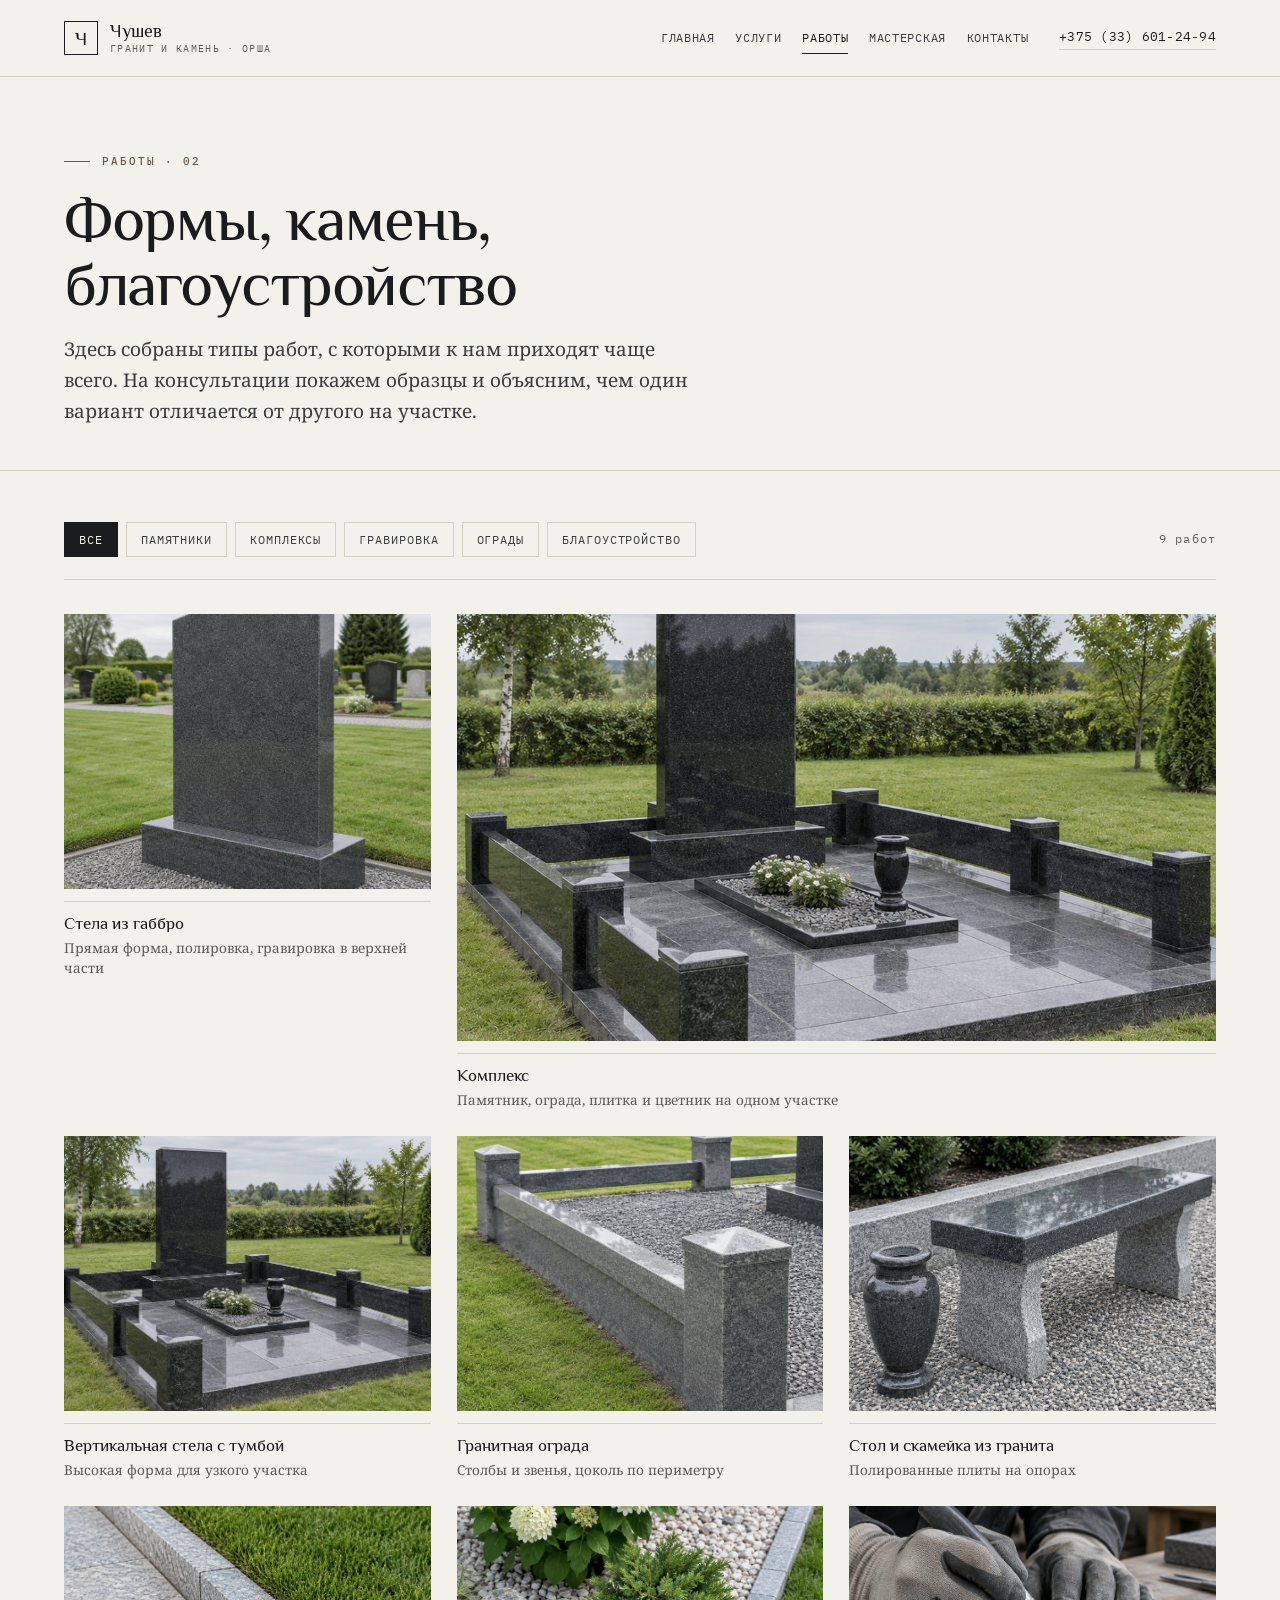
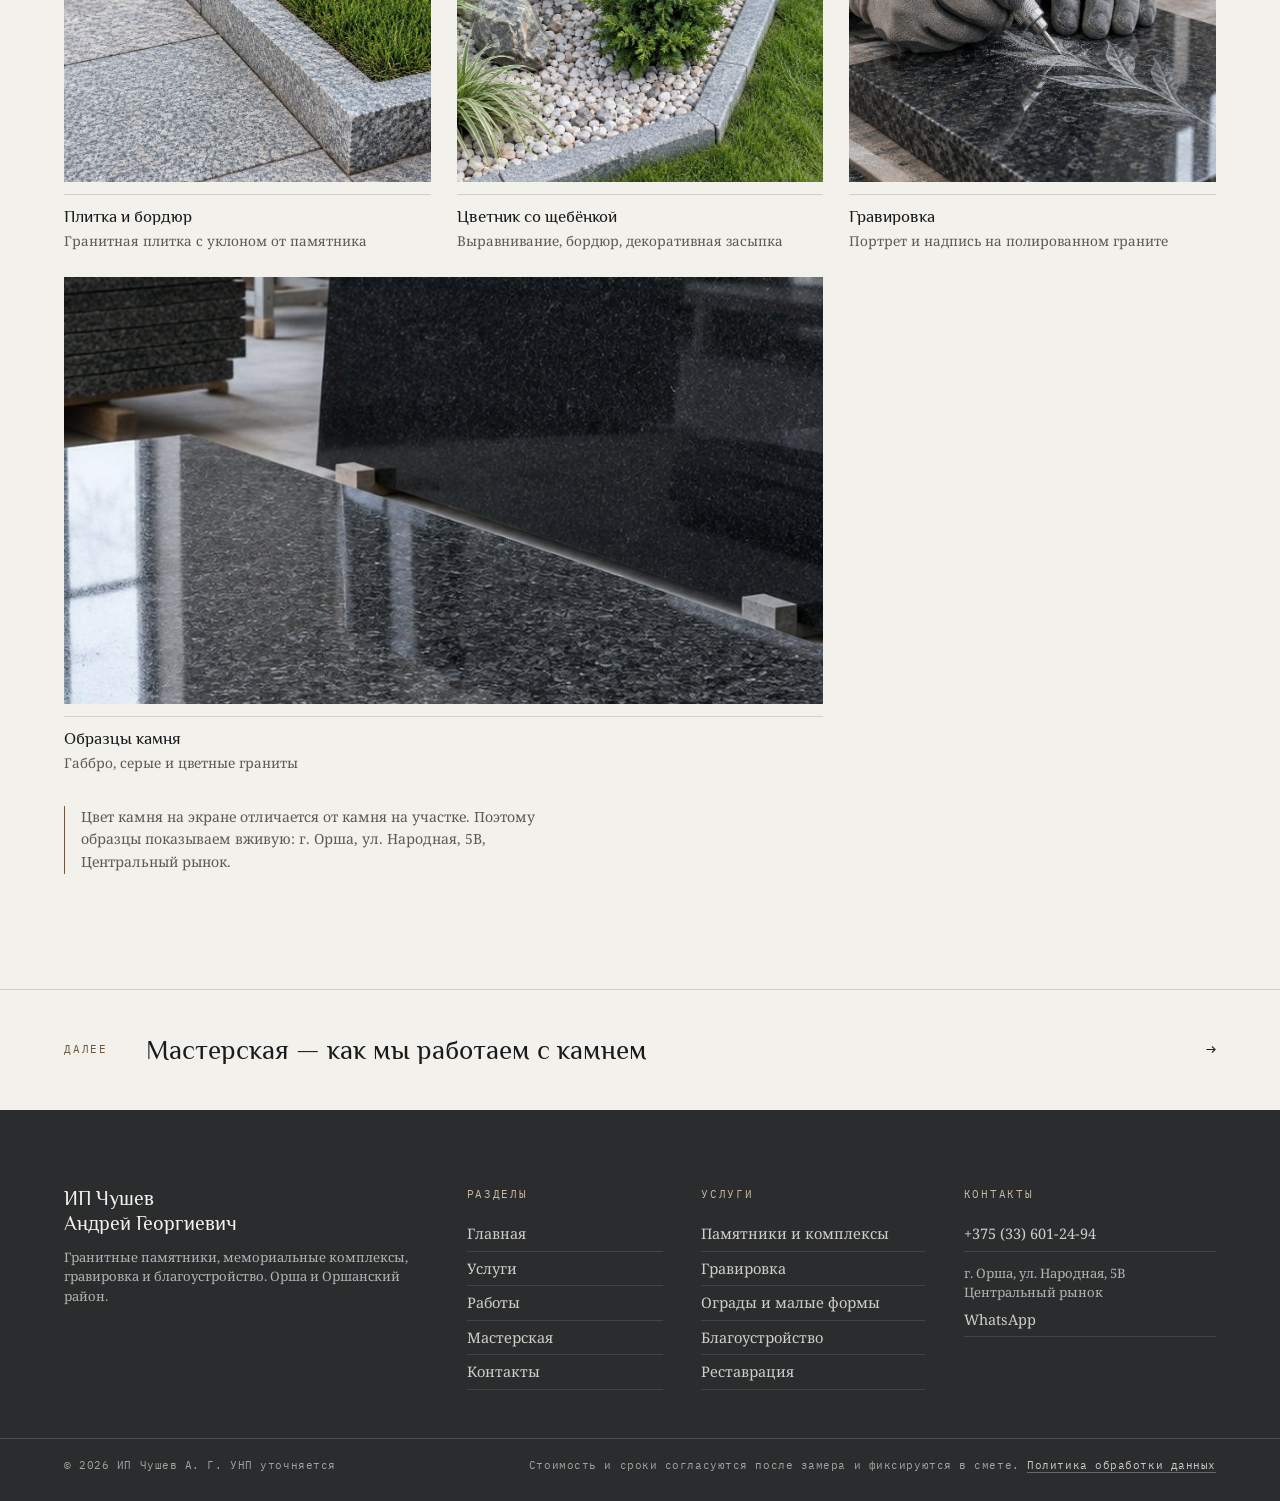
<file: raboty.html>
<!doctype html>
<html lang="ru">
<head>
<meta charset="utf-8">
<meta name="viewport" content="width=device-width, initial-scale=1">
<title>Работы: памятники, комплексы, ограды, благоустройство</title>
<meta name="description" content="Типы работ по граниту и металлу: формы памятников, мемориальные комплексы, гравировка, ограды, плитка, бордюры и цветники. Орша.">
<meta name="theme-color" content="#1A1B1D">
<link rel="icon" href="favicon.svg" type="image/svg+xml">
<link rel="canonical" href="https://romjjjke.github.io/chushev/raboty.html">
<meta property="og:type" content="website">
<meta property="og:title" content="Работы: памятники, комплексы, ограды, благоустройство">
<meta property="og:description" content="Типы работ по граниту и металлу: формы памятников, мемориальные комплексы, гравировка, ограды, плитка, бордюры и цветники. Орша.">
<meta property="og:image" content="https://romjjjke.github.io/chushev/assets/img/band.jpg">
<meta property="og:locale" content="ru_BY">
<link rel="preconnect" href="https://fonts.googleapis.com">
<link rel="preconnect" href="https://fonts.gstatic.com" crossorigin>
<link href="https://fonts.googleapis.com/css2?family=Philosopher:wght@400;700&family=Noto+Serif:wght@400;600&family=IBM+Plex+Mono:wght@400;500&display=swap" rel="stylesheet">
<style>[hidden]{display:none!important}
*{box-sizing:border-box}
html{-webkit-text-size-adjust:100%;scroll-behavior:smooth}
body{margin:0;background:#F3F1EC;color:#1A1B1D;font:400 17px/1.6 "Noto Serif",Georgia,serif;-webkit-font-smoothing:antialiased}
img{max-width:100%;display:block}
a{color:inherit;text-decoration:none}
h1,h2,h3,p{margin:0}
.wrap{max-width:1320px;margin:0 auto;padding-inline:clamp(20px,5vw,64px)}
.head{position:sticky;top:0;z-index:50;background:#F3F1EC;border-bottom:1px solid #D9D4C9}
.head__row{display:flex;align-items:center;gap:clamp(14px,2.4vw,28px);min-height:76px}
.brand{font-family:Philosopher,Georgia,serif;font-size:1.35rem}
.kicker{font:500 11px/1.4 "IBM Plex Mono",monospace;letter-spacing:.16em;text-transform:uppercase;color:#6E5741}
.hero{display:grid;grid-template-columns:minmax(0,1fr) minmax(0,.82fr);min-height:min(88vh,760px);border-bottom:1px solid #D9D4C9}
.hero__media{order:2;overflow:hidden;background:#EAE6DE}
.hero__media img{width:100%;height:100%;object-fit:cover}
.hero__body{order:1;padding:clamp(28px,4vw,64px) clamp(20px,5vw,64px);display:flex;flex-direction:column;justify-content:center;gap:24px;max-width:760px}
.hero__h1{font-family:Philosopher,Georgia,serif;font-weight:400;font-size:clamp(2.6rem,1.1rem + 6.4vw,6.2rem);line-height:.98;letter-spacing:-.03em}
.hero__lead{max-width:46ch;color:#3A3C3F}
.btn{display:inline-flex;align-items:center;justify-content:center;padding:15px 24px;border:1px solid #1A1B1D;font:500 12px/1 "IBM Plex Mono",monospace;letter-spacing:.12em;text-transform:uppercase}
.btn--solid{background:#1A1B1D;color:#F3F1EC}
.burger{display:none;width:44px;height:40px;border:1px solid #D9D4C9;background:transparent;cursor:pointer}
.drawer{position:fixed;inset:0;z-index:90;background:#26282B;color:#F3F1EC;overflow-y:auto;padding:clamp(20px,5vw,64px)}
.drawer__nav{display:flex;flex-direction:column}
.drawer__nav a{font-family:Philosopher,Georgia,serif;font-size:clamp(1.7rem,1.1rem + 3vw,2.6rem);padding:14px 0;border-bottom:1px solid rgba(243,241,236,.18)}
.drawer__inner{display:flex;flex-direction:column;gap:clamp(24px,5vw,56px);min-height:100%}
body.is-locked{overflow:hidden}
@media (max-width:1024px){.hero{grid-template-columns:1fr;min-height:0}.hero__media{order:1;height:clamp(240px,44vh,420px)}.hero__body{order:2;max-width:none}}
@media (max-width:1180px){.nav{display:none}.burger{display:block}}
</style>
<link rel="stylesheet" href="assets/css/style.v3.css">
<script type="application/ld+json">{"@context": "https://schema.org", "@type": "LocalBusiness", "name": "ИП Чушев Андрей Георгиевич, гранитные памятники", "description": "Изготовление и установка гранитных памятников, мемориальные комплексы, гравировка портретов и надписей, ограды, благоустройство участка. Орша.", "telephone": "+375 (33) 601-24-94", "image": "https://romjjjke.github.io/chushev/assets/img/band.jpg", "address": {"@type": "PostalAddress", "streetAddress": "ул. Народная, 5В", "addressLocality": "Орша", "addressRegion": "Витебская область", "addressCountry": "BY"}, "areaServed": "Орша и Оршанский район", "priceRange": "по смете"}</script>
</head>
<body data-page="raboty.html">
<a class="skip" href="#main">К содержанию</a>
<header class="head">
  <div class="head__in">
    <a class="brand" href="index.html">
      <span class="brand__mark">Ч</span>
      <span class="brand__text">Чушев<em>гранит и камень · Орша</em></span>
    </a>
    <nav class="nav" aria-label="Разделы"><a href="index.html">Главная</a><a href="uslugi.html">Услуги</a><a href="raboty.html" aria-current="page">Работы</a><a href="masterskaya.html">Мастерская</a><a href="kontakty.html">Контакты</a></nav>
    <a class="head__tel" href="tel:+375336012494">+375 (33) 601-24-94</a>
    <button class="burger" id="burger" type="button" aria-expanded="false" aria-controls="drawer" aria-label="Меню">
      <span></span><span></span>
    </button>
  </div>
</header>

<main id="main">
<section class="phead">
  <div class="wrap phead__in">
    <p class="kicker">Работы · 02</p>
    <h1 class="h1">Формы, камень, благоустройство</h1>
    <p class="phead__lead">Здесь собраны типы работ, с которыми к нам приходят чаще всего. На консультации покажем образцы и объясним, чем один вариант отличается от другого на участке.</p>
  </div>
</section>

<section class="works">
  <div class="wrap">
    <div class="works__bar">
      <div class="chips" role="group" aria-label="Тип работ">
        <button class="chip is-on" type="button" data-cat="all" aria-pressed="true">Все</button>
        <button class="chip" type="button" data-cat="pamyatniki" aria-pressed="false">Памятники</button>
        <button class="chip" type="button" data-cat="kompleksy" aria-pressed="false">Комплексы</button>
        <button class="chip" type="button" data-cat="gravirovka" aria-pressed="false">Гравировка</button>
        <button class="chip" type="button" data-cat="ogrady" aria-pressed="false">Ограды</button>
        <button class="chip" type="button" data-cat="blago" aria-pressed="false">Благоустройство</button>
      </div>
      <p class="works__count" id="works-count">9 работ</p>
    </div>
    <div class="works__grid" id="works-grid">
      <figure class="work" data-cat="pamyatniki">
        <div class="work__media"><img src="assets/img/stele.jpg" alt="Стела из габбро" width="820" height="713" loading="lazy"></div>
        <figcaption><b>Стела из габбро</b><span>Прямая форма, полировка, гравировка в верхней части</span></figcaption>
      </figure>
      <figure class="work work--wide" data-cat="kompleksy">
        <div class="work__media"><img src="assets/img/complex.jpg" alt="Комплекс" width="1100" height="687" loading="lazy"></div>
        <figcaption><b>Комплекс</b><span>Памятник, ограда, плитка и цветник на одном участке</span></figcaption>
      </figure>
      <figure class="work" data-cat="kompleksy">
        <div class="work__media"><img src="assets/img/complex-tall.jpg" alt="Вертикальная стела с тумбой" width="760" height="800" loading="lazy"></div>
        <figcaption><b>Вертикальная стела с тумбой</b><span>Высокая форма для узкого участка</span></figcaption>
      </figure>
      <figure class="work" data-cat="ogrady">
        <div class="work__media"><img src="assets/img/fence.jpg" alt="Гранитная ограда" width="820" height="683" loading="lazy"></div>
        <figcaption><b>Гранитная ограда</b><span>Столбы и звенья, цоколь по периметру</span></figcaption>
      </figure>
      <figure class="work" data-cat="ogrady">
        <div class="work__media"><img src="assets/img/bench.jpg" alt="Стол и скамейка из гранита" width="880" height="651" loading="lazy"></div>
        <figcaption><b>Стол и скамейка из гранита</b><span>Полированные плиты на опорах</span></figcaption>
      </figure>
      <figure class="work" data-cat="blago">
        <div class="work__media"><img src="assets/img/tiles.jpg" alt="Плитка и бордюр" width="880" height="651" loading="lazy"></div>
        <figcaption><b>Плитка и бордюр</b><span>Гранитная плитка с уклоном от памятника</span></figcaption>
      </figure>
      <figure class="work" data-cat="blago">
        <div class="work__media"><img src="assets/img/gravel.jpg" alt="Цветник со щебёнкой" width="820" height="683" loading="lazy"></div>
        <figcaption><b>Цветник со щебёнкой</b><span>Выравнивание, бордюр, декоративная засыпка</span></figcaption>
      </figure>
      <figure class="work" data-cat="gravirovka">
        <div class="work__media"><img src="assets/img/engrave.jpg" alt="Гравировка" width="880" height="651" loading="lazy"></div>
        <figcaption><b>Гравировка</b><span>Портрет и надпись на полированном граните</span></figcaption>
      </figure>
      <figure class="work work--wide" data-cat="pamyatniki">
        <div class="work__media"><img src="assets/img/stone-sq.jpg" alt="Образцы камня" width="800" height="800" loading="lazy"></div>
        <figcaption><b>Образцы камня</b><span>Габбро, серые и цветные граниты</span></figcaption>
      </figure>
    </div>
    <p class="works__note">Цвет камня на экране отличается от камня на участке. Поэтому образцы показываем вживую: г. Орша, ул. Народная, 5В, Центральный рынок.</p>
  </div>
</section>
  <section class="next">
    <a class="next__link" href="masterskaya.html">
      <span class="next__label">Далее</span>
      <span class="next__title">Мастерская — как мы работаем с камнем</span>
      <span class="next__arrow" aria-hidden="true">→</span>
    </a>
  </section>
</main>
<footer class="foot">
  <div class="foot__grid">
    <div class="foot__col">
      <p class="foot__name">ИП Чушев<br>Андрей Георгиевич</p>
      <p class="foot__small">Гранитные памятники, мемориальные комплексы, гравировка и благоустройство. Орша и Оршанский район.</p>
    </div>
    <div class="foot__col">
      <p class="foot__h">Разделы</p>
      <a href="index.html">Главная</a><a href="uslugi.html">Услуги</a><a href="raboty.html">Работы</a><a href="masterskaya.html">Мастерская</a><a href="kontakty.html">Контакты</a>
    </div>
    <div class="foot__col">
      <p class="foot__h">Услуги</p>
      <a href="uslugi.html#pamyatniki">Памятники и комплексы</a>
      <a href="uslugi.html#gravirovka">Гравировка</a>
      <a href="uslugi.html#ogrady">Ограды и малые формы</a>
      <a href="uslugi.html#blago">Благоустройство</a>
      <a href="uslugi.html#restavraciya">Реставрация</a>
    </div>
    <div class="foot__col">
      <p class="foot__h">Контакты</p>
      <a href="tel:+375336012494">+375 (33) 601-24-94</a>
      <p class="foot__small">г. Орша, ул. Народная, 5В<br>Центральный рынок</p>
      <a href="https://wa.me/375336012494" target="_blank" rel="noopener">WhatsApp</a>
    </div>
  </div>
  <div class="foot__bottom">
    <p>© <span id="year">2026</span> ИП Чушев А. Г. УНП уточняется</p>
    <p>Стоимость и сроки согласуются после замера и фиксируются в смете. <a href="politika.html">Политика обработки данных</a></p>
  </div>
</footer>
<script src="assets/js/main.v3.js" defer></script>
<div class="drawer" id="drawer" hidden>
  <div class="drawer__inner">
    <button class="drawer__close" type="button" aria-label="Закрыть меню" id="drawer-close">×</button>
    <nav class="drawer__nav" aria-label="Мобильная навигация"><a href="index.html">Главная</a><a href="uslugi.html">Услуги</a><a href="raboty.html" aria-current="page">Работы</a><a href="masterskaya.html">Мастерская</a><a href="kontakty.html">Контакты</a></nav>
    <div class="drawer__meta">
      <a class="drawer__tel" href="tel:+375336012494">+375 (33) 601-24-94</a>
      <p>г. Орша, ул. Народная, 5В<br>Центральный рынок</p>
      <p class="drawer__note">Рассрочка. Консультация без спешки.</p>
    </div>
  </div>
</div>
</body>
</html>
</file>
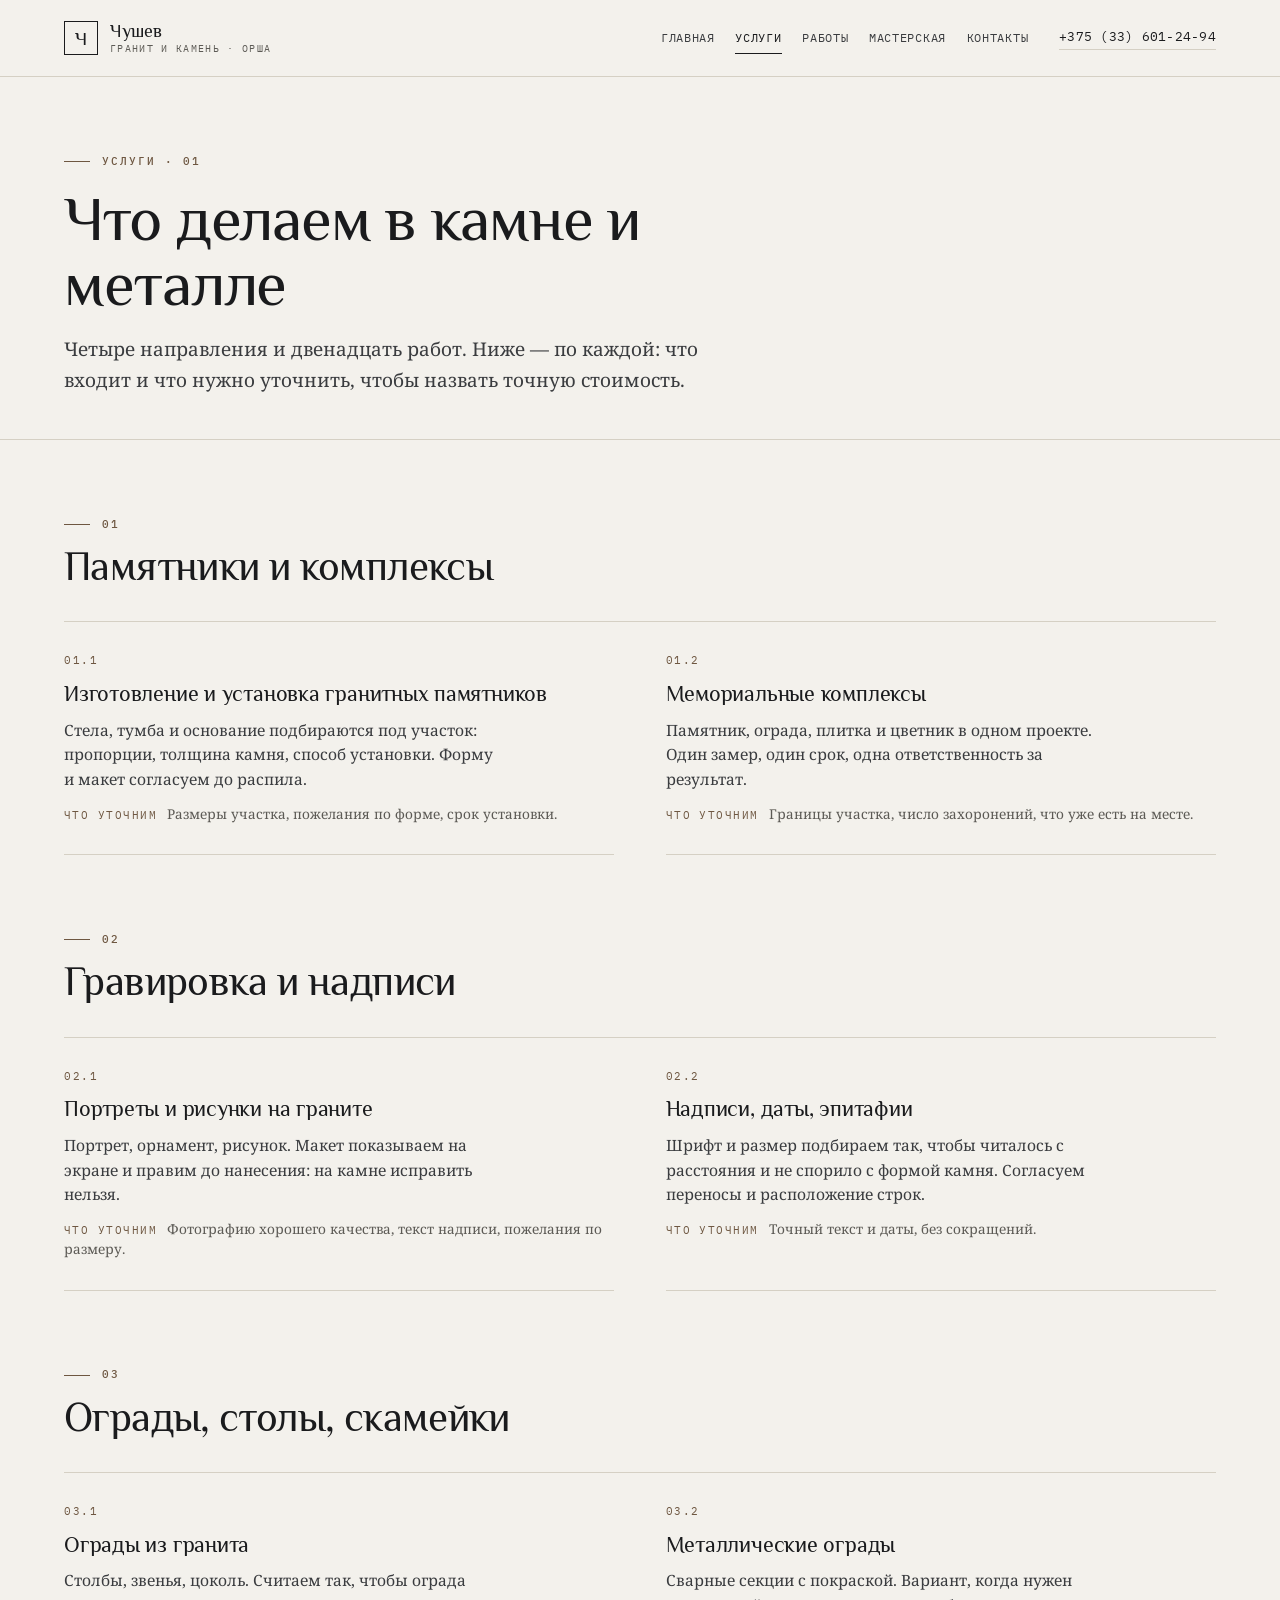
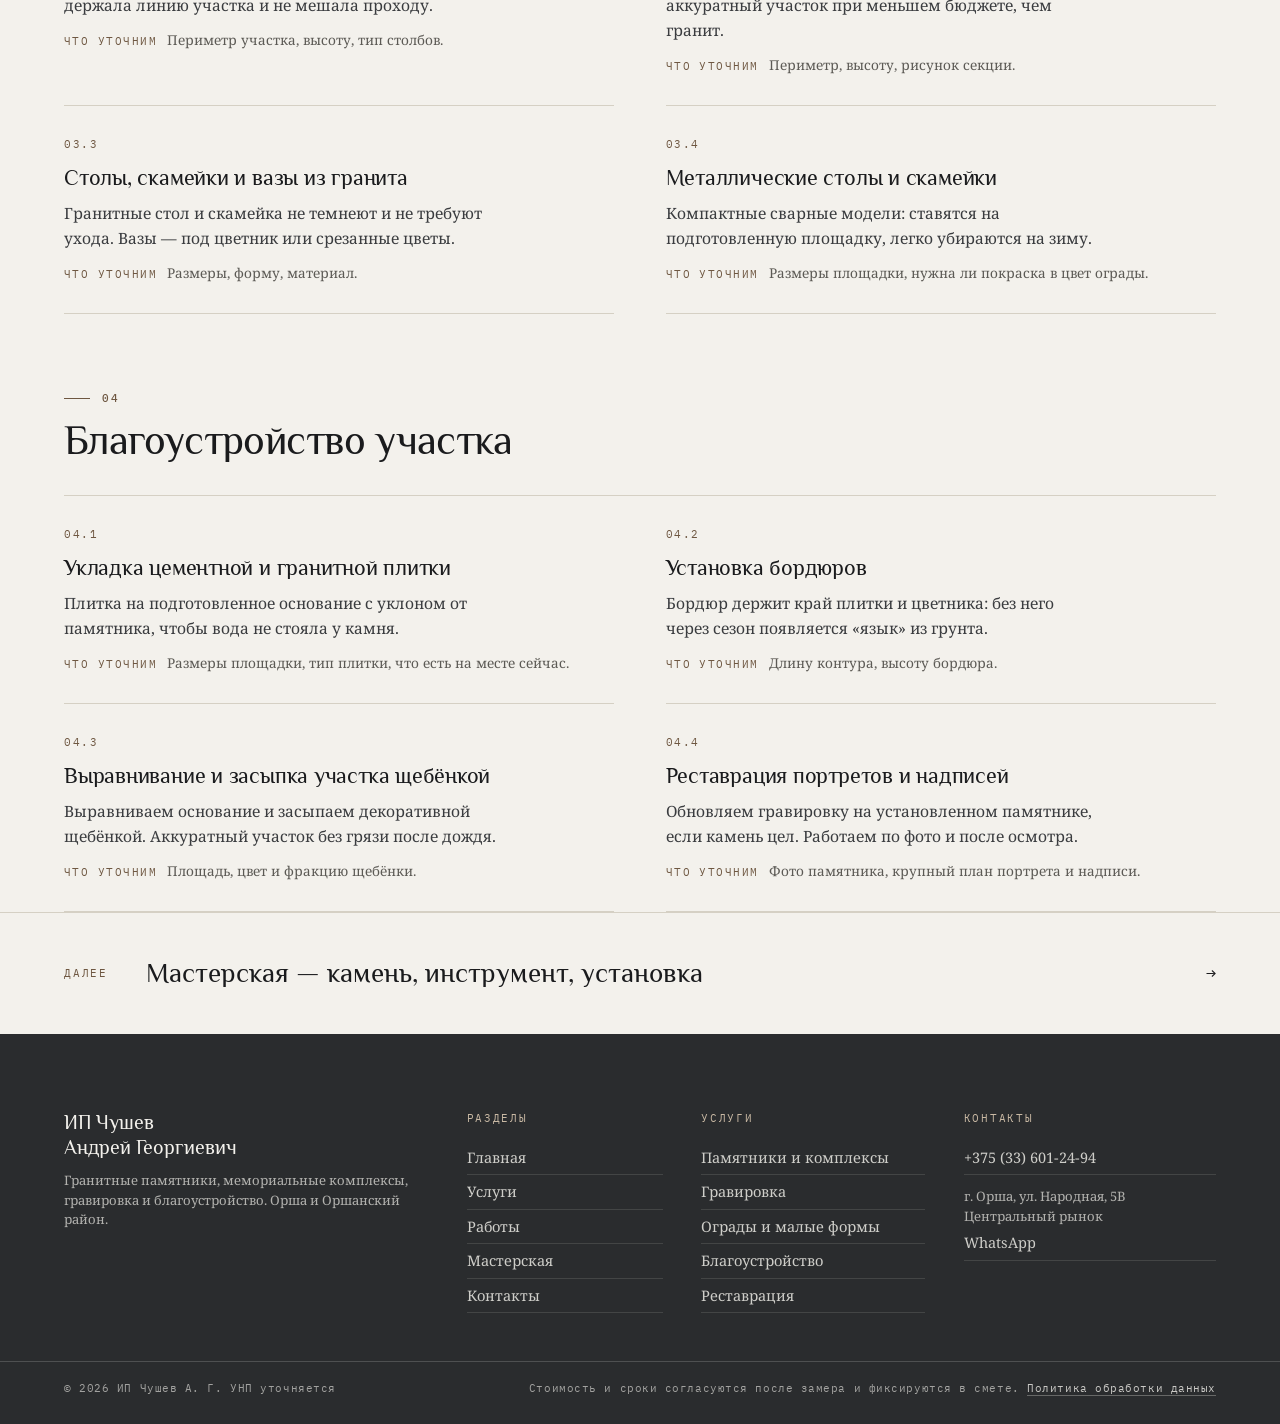
<file: uslugi.html>
<!doctype html>
<html lang="ru">
<head>
<meta charset="utf-8">
<meta name="viewport" content="width=device-width, initial-scale=1">
<title>Услуги: памятники, гравировка, ограды, благоустройство — Орша</title>
<meta name="description" content="Двенадцать работ по камню и металлу: памятники, мемориальные комплексы, гравировка портретов и надписей, ограды, столы и скамейки, плитка, бордюры, щебёнка, реставрация.">
<meta name="theme-color" content="#1A1B1D">
<link rel="icon" href="favicon.svg" type="image/svg+xml">
<link rel="canonical" href="https://romjjjke.github.io/chushev/uslugi.html">
<meta property="og:type" content="website">
<meta property="og:title" content="Услуги: памятники, гравировка, ограды, благоустройство — Орша">
<meta property="og:description" content="Двенадцать работ по камню и металлу: памятники, мемориальные комплексы, гравировка портретов и надписей, ограды, столы и скамейки, плитка, бордюры, щебёнка, реставрация.">
<meta property="og:image" content="https://romjjjke.github.io/chushev/assets/img/band.jpg">
<meta property="og:locale" content="ru_BY">
<link rel="preconnect" href="https://fonts.googleapis.com">
<link rel="preconnect" href="https://fonts.gstatic.com" crossorigin>
<link href="https://fonts.googleapis.com/css2?family=Philosopher:wght@400;700&family=Noto+Serif:wght@400;600&family=IBM+Plex+Mono:wght@400;500&display=swap" rel="stylesheet">
<style>[hidden]{display:none!important}
*{box-sizing:border-box}
html{-webkit-text-size-adjust:100%;scroll-behavior:smooth}
body{margin:0;background:#F3F1EC;color:#1A1B1D;font:400 17px/1.6 "Noto Serif",Georgia,serif;-webkit-font-smoothing:antialiased}
img{max-width:100%;display:block}
a{color:inherit;text-decoration:none}
h1,h2,h3,p{margin:0}
.wrap{max-width:1320px;margin:0 auto;padding-inline:clamp(20px,5vw,64px)}
.head{position:sticky;top:0;z-index:50;background:#F3F1EC;border-bottom:1px solid #D9D4C9}
.head__row{display:flex;align-items:center;gap:clamp(14px,2.4vw,28px);min-height:76px}
.brand{font-family:Philosopher,Georgia,serif;font-size:1.35rem}
.kicker{font:500 11px/1.4 "IBM Plex Mono",monospace;letter-spacing:.16em;text-transform:uppercase;color:#6E5741}
.hero{display:grid;grid-template-columns:minmax(0,1fr) minmax(0,.82fr);min-height:min(88vh,760px);border-bottom:1px solid #D9D4C9}
.hero__media{order:2;overflow:hidden;background:#EAE6DE}
.hero__media img{width:100%;height:100%;object-fit:cover}
.hero__body{order:1;padding:clamp(28px,4vw,64px) clamp(20px,5vw,64px);display:flex;flex-direction:column;justify-content:center;gap:24px;max-width:760px}
.hero__h1{font-family:Philosopher,Georgia,serif;font-weight:400;font-size:clamp(2.6rem,1.1rem + 6.4vw,6.2rem);line-height:.98;letter-spacing:-.03em}
.hero__lead{max-width:46ch;color:#3A3C3F}
.btn{display:inline-flex;align-items:center;justify-content:center;padding:15px 24px;border:1px solid #1A1B1D;font:500 12px/1 "IBM Plex Mono",monospace;letter-spacing:.12em;text-transform:uppercase}
.btn--solid{background:#1A1B1D;color:#F3F1EC}
.burger{display:none;width:44px;height:40px;border:1px solid #D9D4C9;background:transparent;cursor:pointer}
.drawer{position:fixed;inset:0;z-index:90;background:#26282B;color:#F3F1EC;overflow-y:auto;padding:clamp(20px,5vw,64px)}
.drawer__nav{display:flex;flex-direction:column}
.drawer__nav a{font-family:Philosopher,Georgia,serif;font-size:clamp(1.7rem,1.1rem + 3vw,2.6rem);padding:14px 0;border-bottom:1px solid rgba(243,241,236,.18)}
.drawer__inner{display:flex;flex-direction:column;gap:clamp(24px,5vw,56px);min-height:100%}
body.is-locked{overflow:hidden}
@media (max-width:1024px){.hero{grid-template-columns:1fr;min-height:0}.hero__media{order:1;height:clamp(240px,44vh,420px)}.hero__body{order:2;max-width:none}}
@media (max-width:1180px){.nav{display:none}.burger{display:block}}
</style>
<link rel="stylesheet" href="assets/css/style.v3.css">
<script type="application/ld+json">{"@context": "https://schema.org", "@type": "LocalBusiness", "name": "ИП Чушев Андрей Георгиевич, гранитные памятники", "description": "Изготовление и установка гранитных памятников, мемориальные комплексы, гравировка портретов и надписей, ограды, благоустройство участка. Орша.", "telephone": "+375 (33) 601-24-94", "image": "https://romjjjke.github.io/chushev/assets/img/band.jpg", "address": {"@type": "PostalAddress", "streetAddress": "ул. Народная, 5В", "addressLocality": "Орша", "addressRegion": "Витебская область", "addressCountry": "BY"}, "areaServed": "Орша и Оршанский район", "priceRange": "по смете"}</script>
</head>
<body data-page="uslugi.html">
<a class="skip" href="#main">К содержанию</a>
<header class="head">
  <div class="head__in">
    <a class="brand" href="index.html">
      <span class="brand__mark">Ч</span>
      <span class="brand__text">Чушев<em>гранит и камень · Орша</em></span>
    </a>
    <nav class="nav" aria-label="Разделы"><a href="index.html">Главная</a><a href="uslugi.html" aria-current="page">Услуги</a><a href="raboty.html">Работы</a><a href="masterskaya.html">Мастерская</a><a href="kontakty.html">Контакты</a></nav>
    <a class="head__tel" href="tel:+375336012494">+375 (33) 601-24-94</a>
    <button class="burger" id="burger" type="button" aria-expanded="false" aria-controls="drawer" aria-label="Меню">
      <span></span><span></span>
    </button>
  </div>
</header>

<main id="main">
<section class="phead">
  <div class="wrap phead__in">
    <p class="kicker">Услуги · 01</p>
    <h1 class="h1">Что делаем в камне и металле</h1>
    <p class="phead__lead">Четыре направления и двенадцать работ. Ниже — по каждой: что входит и что нужно уточнить, чтобы назвать точную стоимость.</p>
  </div>
</section>

<div class="wrap">
  <section class="group" id="pamyatniki">
    <div class="group__head">
      <p class="kicker">01</p>
      <h2 class="h2">Памятники и комплексы</h2>
    </div>
    <ul class="svc-list">
        <li class="svc">
          <p class="svc__num">01.1</p>
          <h3 class="svc__h">Изготовление и установка гранитных памятников</h3>
          <p class="svc__text">Стела, тумба и основание подбираются под участок: пропорции, толщина камня, способ установки. Форму и макет согласуем до распила.</p>
          <p class="svc__ask"><span>Что уточним</span> Размеры участка, пожелания по форме, срок установки.</p>
        </li>
        <li class="svc">
          <p class="svc__num">01.2</p>
          <h3 class="svc__h">Мемориальные комплексы</h3>
          <p class="svc__text">Памятник, ограда, плитка и цветник в одном проекте. Один замер, один срок, одна ответственность за результат.</p>
          <p class="svc__ask"><span>Что уточним</span> Границы участка, число захоронений, что уже есть на месте.</p>
        </li>
    </ul>
  </section>
  <section class="group" id="gravirovka">
    <div class="group__head">
      <p class="kicker">02</p>
      <h2 class="h2">Гравировка и надписи</h2>
    </div>
    <ul class="svc-list">
        <li class="svc">
          <p class="svc__num">02.1</p>
          <h3 class="svc__h">Портреты и рисунки на граните</h3>
          <p class="svc__text">Портрет, орнамент, рисунок. Макет показываем на экране и правим до нанесения: на камне исправить нельзя.</p>
          <p class="svc__ask"><span>Что уточним</span> Фотографию хорошего качества, текст надписи, пожелания по размеру.</p>
        </li>
        <li class="svc">
          <p class="svc__num">02.2</p>
          <h3 class="svc__h">Надписи, даты, эпитафии</h3>
          <p class="svc__text">Шрифт и размер подбираем так, чтобы читалось с расстояния и не спорило с формой камня. Согласуем переносы и расположение строк.</p>
          <p class="svc__ask"><span>Что уточним</span> Точный текст и даты, без сокращений.</p>
        </li>
    </ul>
  </section>
  <section class="group" id="ogrady">
    <div class="group__head">
      <p class="kicker">03</p>
      <h2 class="h2">Ограды, столы, скамейки</h2>
    </div>
    <ul class="svc-list">
        <li class="svc">
          <p class="svc__num">03.1</p>
          <h3 class="svc__h">Ограды из гранита</h3>
          <p class="svc__text">Столбы, звенья, цоколь. Считаем так, чтобы ограда держала линию участка и не мешала проходу.</p>
          <p class="svc__ask"><span>Что уточним</span> Периметр участка, высоту, тип столбов.</p>
        </li>
        <li class="svc">
          <p class="svc__num">03.2</p>
          <h3 class="svc__h">Металлические ограды</h3>
          <p class="svc__text">Сварные секции с покраской. Вариант, когда нужен аккуратный участок при меньшем бюджете, чем гранит.</p>
          <p class="svc__ask"><span>Что уточним</span> Периметр, высоту, рисунок секции.</p>
        </li>
        <li class="svc">
          <p class="svc__num">03.3</p>
          <h3 class="svc__h">Столы, скамейки и вазы из гранита</h3>
          <p class="svc__text">Гранитные стол и скамейка не темнеют и не требуют ухода. Вазы — под цветник или срезанные цветы.</p>
          <p class="svc__ask"><span>Что уточним</span> Размеры, форму, материал.</p>
        </li>
        <li class="svc">
          <p class="svc__num">03.4</p>
          <h3 class="svc__h">Металлические столы и скамейки</h3>
          <p class="svc__text">Компактные сварные модели: ставятся на подготовленную площадку, легко убираются на зиму.</p>
          <p class="svc__ask"><span>Что уточним</span> Размеры площадки, нужна ли покраска в цвет ограды.</p>
        </li>
    </ul>
  </section>
  <section class="group" id="blago">
    <div class="group__head">
      <p class="kicker">04</p>
      <h2 class="h2">Благоустройство участка</h2>
    </div>
    <ul class="svc-list">
        <li class="svc">
          <p class="svc__num">04.1</p>
          <h3 class="svc__h">Укладка цементной и гранитной плитки</h3>
          <p class="svc__text">Плитка на подготовленное основание с уклоном от памятника, чтобы вода не стояла у камня.</p>
          <p class="svc__ask"><span>Что уточним</span> Размеры площадки, тип плитки, что есть на месте сейчас.</p>
        </li>
        <li class="svc">
          <p class="svc__num">04.2</p>
          <h3 class="svc__h">Установка бордюров</h3>
          <p class="svc__text">Бордюр держит край плитки и цветника: без него через сезон появляется «язык» из грунта.</p>
          <p class="svc__ask"><span>Что уточним</span> Длину контура, высоту бордюра.</p>
        </li>
        <li class="svc">
          <p class="svc__num">04.3</p>
          <h3 class="svc__h">Выравнивание и засыпка участка щебёнкой</h3>
          <p class="svc__text">Выравниваем основание и засыпаем декоративной щебёнкой. Аккуратный участок без грязи после дождя.</p>
          <p class="svc__ask"><span>Что уточним</span> Площадь, цвет и фракцию щебёнки.</p>
        </li>
        <li class="svc">
          <p class="svc__num">04.4</p>
          <h3 class="svc__h">Реставрация портретов и надписей</h3>
          <p class="svc__text">Обновляем гравировку на установленном памятнике, если камень цел. Работаем по фото и после осмотра.</p>
          <p class="svc__ask"><span>Что уточним</span> Фото памятника, крупный план портрета и надписи.</p>
        </li>
    </ul>
  </section>
</div>
  <section class="next">
    <a class="next__link" href="masterskaya.html">
      <span class="next__label">Далее</span>
      <span class="next__title">Мастерская — камень, инструмент, установка</span>
      <span class="next__arrow" aria-hidden="true">→</span>
    </a>
  </section>
</main>
<footer class="foot">
  <div class="foot__grid">
    <div class="foot__col">
      <p class="foot__name">ИП Чушев<br>Андрей Георгиевич</p>
      <p class="foot__small">Гранитные памятники, мемориальные комплексы, гравировка и благоустройство. Орша и Оршанский район.</p>
    </div>
    <div class="foot__col">
      <p class="foot__h">Разделы</p>
      <a href="index.html">Главная</a><a href="uslugi.html">Услуги</a><a href="raboty.html">Работы</a><a href="masterskaya.html">Мастерская</a><a href="kontakty.html">Контакты</a>
    </div>
    <div class="foot__col">
      <p class="foot__h">Услуги</p>
      <a href="uslugi.html#pamyatniki">Памятники и комплексы</a>
      <a href="uslugi.html#gravirovka">Гравировка</a>
      <a href="uslugi.html#ogrady">Ограды и малые формы</a>
      <a href="uslugi.html#blago">Благоустройство</a>
      <a href="uslugi.html#restavraciya">Реставрация</a>
    </div>
    <div class="foot__col">
      <p class="foot__h">Контакты</p>
      <a href="tel:+375336012494">+375 (33) 601-24-94</a>
      <p class="foot__small">г. Орша, ул. Народная, 5В<br>Центральный рынок</p>
      <a href="https://wa.me/375336012494" target="_blank" rel="noopener">WhatsApp</a>
    </div>
  </div>
  <div class="foot__bottom">
    <p>© <span id="year">2026</span> ИП Чушев А. Г. УНП уточняется</p>
    <p>Стоимость и сроки согласуются после замера и фиксируются в смете. <a href="politika.html">Политика обработки данных</a></p>
  </div>
</footer>
<script src="assets/js/main.v3.js" defer></script>
<div class="drawer" id="drawer" hidden>
  <div class="drawer__inner">
    <button class="drawer__close" type="button" aria-label="Закрыть меню" id="drawer-close">×</button>
    <nav class="drawer__nav" aria-label="Мобильная навигация"><a href="index.html">Главная</a><a href="uslugi.html" aria-current="page">Услуги</a><a href="raboty.html">Работы</a><a href="masterskaya.html">Мастерская</a><a href="kontakty.html">Контакты</a></nav>
    <div class="drawer__meta">
      <a class="drawer__tel" href="tel:+375336012494">+375 (33) 601-24-94</a>
      <p>г. Орша, ул. Народная, 5В<br>Центральный рынок</p>
      <p class="drawer__note">Рассрочка. Консультация без спешки.</p>
    </div>
  </div>
</div>
</body>
</html>
</file>
<file: assets/css/style.v3.css>
/* ИП Чушев А. Г. Гранит, Орша. Многостраничная система: камень, книга, тишина. */

:root{
  --paper:#F3F1EC;
  --paper-2:#EAE6DE;
  --ink:#1A1B1D;
  --ink-2:#3A3C3F;
  --mute:#5C5A55;
  --line:#D5D0C4;
  --line-ink:rgba(243,241,236,.2);
  --bronze:#6E5741;
  --granite:#2A2C2E;

  --f-display:'Philosopher',Georgia,serif;
  --f-body:'Noto Serif',Georgia,serif;
  --f-mono:'IBM Plex Mono',ui-monospace,monospace;

  --pad:clamp(20px,5vw,64px);
  --sect:clamp(64px,9vw,132px);
  --max:1320px;
}

*{box-sizing:border-box}
html{-webkit-text-size-adjust:100%;scroll-behavior:smooth}
@media (prefers-reduced-motion:reduce){html{scroll-behavior:auto}}
body{
  margin:0;background:var(--paper);color:var(--ink);
  font-family:var(--f-body);font-size:17px;line-height:1.62;
  -webkit-font-smoothing:antialiased;
}
img{display:block;max-width:100%;height:auto}
a{color:inherit;text-decoration:none}
h1,h2,h3{margin:0;font-family:var(--f-display);font-weight:400;letter-spacing:-.01em}
p{margin:0}
ul,ol,dl,dd{margin:0;padding:0;list-style:none}
.wrap{max-width:var(--max);margin:0 auto;padding:0 var(--pad)}
.wrap--narrow{max-width:860px}

.skip{position:absolute;left:-9999px;background:var(--ink);color:var(--paper);padding:10px 16px;z-index:200}
.skip:focus{left:16px;top:12px}

.kicker{
  font-family:var(--f-mono);font-size:11px;letter-spacing:.18em;text-transform:uppercase;
  color:var(--bronze);display:flex;align-items:center;gap:12px;
}
.kicker::before{content:'';width:26px;height:1px;background:currentColor;flex:0 0 auto}
.kicker--light{color:#C9B9A4}

.h1{font-size:clamp(2.05rem,1.2rem + 3.4vw,4rem);line-height:1.03;letter-spacing:-.02em;max-width:20ch}
.h2{font-size:clamp(1.5rem,1.05rem + 1.9vw,2.6rem);line-height:1.1;letter-spacing:-.015em;max-width:24ch}
.h3{font-size:clamp(1.25rem,1.05rem + .8vw,1.65rem);line-height:1.2;margin-bottom:14px}
.h2--light{color:var(--paper)}

/* ---------- шапка ---------- */
.head{position:sticky;top:0;z-index:60;background:var(--paper);border-bottom:1px solid var(--line)}
.head__in{max-width:var(--max);margin:0 auto;padding:0 var(--pad);display:flex;align-items:center;gap:clamp(14px,2.4vw,36px);min-height:76px}
.brand{display:flex;align-items:center;gap:12px;margin-right:auto}
.brand__mark{
  width:34px;height:34px;flex:0 0 auto;display:grid;place-items:center;
  border:1px solid var(--ink);font-family:var(--f-display);font-size:19px;line-height:1;
}
.brand__text{while-space:nowrap;font-family:var(--f-display);font-size:18px;line-height:1;display:flex;flex-direction:column;gap:4px}
.brand__text em{font-family:var(--f-mono);font-style:normal;font-size:9.5px;letter-spacing:.14em;text-transform:uppercase;color:var(--mute)}
.nav{display:flex;gap:clamp(10px,1.6vw,26px);font-family:var(--f-mono);font-size:12px;letter-spacing:.06em;text-transform:uppercase}
.nav a{position:relative;padding:6px 0;color:var(--ink-2)}
.nav a::after{content:'';position:absolute;left:0;right:0;bottom:0;height:1px;background:var(--ink);transform:scaleX(0);transform-origin:left;transition:transform .3s cubic-bezier(.2,.7,.2,1)}
.nav a:hover::after,.nav a[aria-current='page']::after{transform:scaleX(1)}
.nav a[aria-current='page']{color:var(--ink)}
.head__tel{font-family:var(--f-mono);font-size:13px;letter-spacing:.02em;white-space:nowrap;border-bottom:1px solid var(--line);padding-bottom:2px}
.head__tel:hover{border-bottom-color:var(--ink)}
.burger{display:none;width:44px;height:40px;border:1px solid var(--ink);background:transparent;cursor:pointer;padding:0;position:relative}
.burger span{position:absolute;left:11px;right:11px;height:1.5px;background:var(--ink);transition:transform .3s,top .3s,opacity .2s}
.burger span:nth-child(1){top:15px}
.burger span:nth-child(2){top:23px}
.burger[aria-expanded='true'] span:nth-child(1){top:19px;transform:rotate(45deg)}
.burger[aria-expanded='true'] span:nth-child(2){top:19px;transform:rotate(-45deg)}

/* ---------- выдвижное меню: полный экран, фон, блокировка ---------- */
.drawer{
  position:fixed;inset:0;z-index:90;background:var(--granite);color:var(--paper);
  overflow-y:auto;overscroll-behavior:contain;
  animation:drawerIn .28s cubic-bezier(.2,.7,.2,1);
}
@keyframes drawerIn{from{opacity:0;transform:translateY(-8px)}to{opacity:1;transform:none}}
.drawer__close{
  position:fixed;top:clamp(12px,3vw,22px);right:clamp(12px,3vw,22px);z-index:2;
  width:44px;height:44px;border:1px solid rgba(243,241,236,.4);background:transparent;color:var(--paper);
  font-size:24px;line-height:1;cursor:pointer;transition:background .2s,color .2s,border-color .2s;
}
.drawer__close:hover{background:var(--paper);color:var(--ink);border-color:var(--paper)}
.drawer__inner{padding:clamp(20px,5vw,64px);padding-top:clamp(64px,9vw,88px);display:flex;flex-direction:column;gap:clamp(24px,5vw,56px);min-height:100%}
.drawer__nav{display:flex;flex-direction:column}
.drawer__nav a{
  font-family:var(--f-display);font-size:clamp(1.7rem,1.1rem + 3vw,2.6rem);line-height:1.15;
  padding:14px 0;border-bottom:1px solid var(--line-ink);transition:padding-left .2s,color .2s;
}
.drawer__nav a:hover{padding-left:10px;color:#fff}
.drawer__nav a[aria-current='page']{color:#C9B9A4}
.drawer__meta{display:flex;flex-direction:column;gap:10px;font-family:var(--f-mono);font-size:12.5px;letter-spacing:.04em;color:rgba(243,241,236,.75)}
.drawer__tel{font-size:17px;letter-spacing:.02em;color:var(--paper);border-bottom:1px solid var(--line-ink);align-self:flex-start;padding-bottom:3px}
.drawer__note{color:#C9B9A4}
body.is-locked{overflow:hidden}

/* ---------- кнопки ---------- */
.btn{
  display:inline-flex;align-items:center;justify-content:center;gap:10px;
  font-family:var(--f-mono);font-size:12px;letter-spacing:.12em;text-transform:uppercase;
  padding:15px 24px;border:1px solid var(--ink);color:var(--ink);background:transparent;
  cursor:pointer;transition:background .22s,color .22s,border-color .22s;
}
.btn:hover{background:var(--ink);color:var(--paper)}
.btn--solid{background:var(--ink);color:var(--paper)}
.btn--solid:hover{background:var(--bronze);border-color:var(--bronze)}
.btn--ghost{border-color:rgba(243,241,236,.45);color:var(--paper)}
.btn--ghost:hover{background:var(--paper);border-color:var(--paper);color:var(--ink)}
.btn--wide{width:100%}

/* ---------- герой ---------- */
.hero{display:grid;grid-template-columns:minmax(0,1fr) minmax(0,.82fr);min-height:min(88vh,760px);border-bottom:1px solid var(--line)}
.hero__media{position:relative;order:2;overflow:hidden;background:var(--paper-2)}
.hero__media img{width:100%;height:100%;object-fit:cover;filter:grayscale(.22) contrast(1.04);animation:heroImg 1.6s cubic-bezier(.2,.7,.2,1) both}
@keyframes heroImg{from{transform:scale(1.06);opacity:.4}to{transform:none;opacity:1}}
.hero__body{order:1;padding:clamp(28px,4vw,64px) var(--pad);display:flex;flex-direction:column;justify-content:center;gap:24px;max-width:760px}
.hero__h1{font-size:clamp(2.6rem,1.1rem + 6.4vw,6.2rem);line-height:.98;letter-spacing:-.03em}
.hero__lead{font-size:clamp(1rem,.96rem + .24vw,1.14rem);line-height:1.6;max-width:46ch;color:var(--ink-2)}
.hero__actions{display:flex;flex-wrap:wrap;gap:12px;margin-top:4px}
.hero__quiet{
  font-size:15px;line-height:1.55;color:var(--mute);max-width:42ch;
  padding-left:16px;border-left:1px solid var(--bronze);margin-top:6px;
}

/* ---------- содержание ---------- */
.index{padding:clamp(48px,7vw,96px) 0;border-bottom:1px solid var(--line)}
.index__head{display:grid;grid-template-columns:minmax(0,.8fr) minmax(0,1fr);gap:clamp(16px,3vw,48px);align-items:end;margin-bottom:clamp(22px,3vw,40px)}
.index__intro{font-size:16px;color:var(--mute);max-width:52ch;justify-self:end}
.index__list{border-top:1px solid var(--line)}
.index__list li{border-bottom:1px solid var(--line)}
.index__list a{
  display:grid;grid-template-columns:56px minmax(0,.42fr) minmax(0,1fr) 40px;
  align-items:baseline;gap:clamp(10px,2vw,32px);padding:clamp(16px,2.2vw,28px) 0;
  transition:background .22s,color .22s,padding .22s;
}
.index__list a:hover{background:var(--ink);color:var(--paper);padding-left:16px;padding-right:16px}
.index__num{font-family:var(--f-mono);font-size:11px;letter-spacing:.14em;color:var(--bronze)}
.index__list a:hover .index__num{color:#C9B9A4}
.index__t{font-family:var(--f-display);font-size:clamp(1.35rem,1rem + 1.4vw,2.1rem);line-height:1.1}
.index__d{font-size:14.5px;line-height:1.5;color:var(--mute)}
.index__list a:hover .index__d{color:rgba(243,241,236,.8)}
.index__a{font-family:var(--f-mono);justify-self:end;transition:transform .22s}
.index__list a:hover .index__a{transform:translateX(6px)}

/* ---------- широкий кадр ---------- */
.band{position:relative;border-bottom:1px solid var(--line)}
.band img{width:100%;height:clamp(240px,38vh,420px);object-fit:cover;filter:grayscale(.3) contrast(1.05)}
.band::after{content:'';position:absolute;inset:0;background:linear-gradient(to top,rgba(20,21,23,.78) 0%,rgba(20,21,23,.28) 46%,rgba(20,21,23,0) 78%);pointer-events:none}
.band__text{z-index:1}
.band__text{
  position:absolute;left:var(--pad);right:var(--pad);bottom:clamp(16px,3vw,36px);
  font-family:var(--f-display);font-size:clamp(1.05rem,.9rem + 1vw,1.7rem);line-height:1.25;
  color:#fff;max-width:34ch;text-shadow:0 1px 18px rgba(0,0,0,.55);
}

/* ---------- порядок / две колонки ---------- */
.duo{padding:var(--sect) 0;border-bottom:1px solid var(--line)}
.duo__grid{display:grid;grid-template-columns:minmax(0,1.08fr) minmax(0,.92fr);gap:clamp(24px,4vw,72px);align-items:start}
.duo__text .h2{margin:14px 0 clamp(20px,3vw,34px)}
.steps{display:flex;flex-direction:column;border-top:1px solid var(--line)}
.steps li{display:grid;grid-template-columns:52px minmax(0,1fr);gap:clamp(10px,2vw,24px);padding:18px 0;border-bottom:1px solid var(--line)}
.steps li>span{font-family:var(--f-mono);font-size:11px;letter-spacing:.14em;color:var(--bronze);padding-top:5px}
.steps h3{font-family:var(--f-display);font-size:1.16rem;line-height:1.2;margin:0 0 6px}
.steps p{font-size:15px;line-height:1.55;color:var(--ink-2);max-width:52ch}
.duo__media{margin:0;position:sticky;top:100px}
.duo__media img{width:100%;filter:grayscale(.15)}
.duo__media figcaption,.restore__media figcaption{
  font-family:var(--f-mono);font-size:11.5px;line-height:1.5;letter-spacing:.02em;color:var(--mute);
  margin-top:12px;padding-top:10px;border-top:1px solid var(--line);max-width:44ch;
}

/* ---------- реставрация ---------- */
.restore{background:var(--paper-2);padding:var(--sect) 0;border-bottom:1px solid var(--line)}
.restore__grid{display:grid;grid-template-columns:minmax(0,1fr) minmax(0,.9fr);gap:clamp(24px,4vw,64px);align-items:center}
.restore__text{margin:18px 0 14px;font-size:16.5px;line-height:1.62;max-width:52ch;color:var(--ink-2)}
.restore__note{font-size:14.5px;color:var(--mute);max-width:46ch;margin-bottom:24px}
.restore__media{margin:0}
.restore__media img{width:100%}

/* ---------- тёмная полоса с призывом ---------- */
.cta{background:var(--granite);color:var(--paper);padding:clamp(48px,7vw,92px) 0}
.cta__grid{display:grid;grid-template-columns:minmax(0,1fr) minmax(0,.6fr);gap:clamp(20px,4vw,56px);align-items:center}
.cta__text{margin-top:16px;font-size:16px;line-height:1.6;color:rgba(243,241,236,.8);max-width:50ch}
.cta__side{display:flex;flex-direction:column;gap:12px;align-items:flex-start}
.cta__side .btn{align-self:stretch;text-align:center}

/* ---------- заголовок страницы ---------- */
.phead{padding:clamp(40px,6vw,86px) 0 clamp(26px,3.4vw,48px);border-bottom:1px solid var(--line)}
.phead__in{display:grid;gap:18px}
.phead__lead{font-size:clamp(1rem,.96rem + .3vw,1.18rem);line-height:1.62;color:var(--ink-2);max-width:58ch}

/* ---------- услуги ---------- */
.group{padding:clamp(40px,6vw,82px) 0 0}
.group__head{display:grid;gap:12px;margin-bottom:clamp(18px,2.6vw,32px)}
.group__head .h2{max-width:30ch}
.svc-list{display:grid;grid-template-columns:repeat(2,minmax(0,1fr));gap:0 clamp(24px,4vw,64px);border-top:1px solid var(--line)}
.svc{padding:clamp(18px,2.4vw,30px) 0;border-bottom:1px solid var(--line)}
.svc__num{font-family:var(--f-mono);font-size:11px;letter-spacing:.14em;color:var(--bronze);margin-bottom:10px}
.svc__h{font-family:var(--f-display);font-size:clamp(1.15rem,1rem + .5vw,1.42rem);line-height:1.22;margin-bottom:10px}
.svc__text{font-size:15.5px;line-height:1.6;color:var(--ink-2);max-width:48ch}
.svc__ask{margin-top:12px;font-size:13.5px;line-height:1.5;color:var(--mute)}
.svc__ask span{font-family:var(--f-mono);font-size:10.5px;letter-spacing:.14em;text-transform:uppercase;color:var(--bronze);margin-right:6px}

/* ---------- работы ---------- */
.works{padding:clamp(32px,4vw,56px) 0 var(--sect)}
.works__bar{display:flex;flex-wrap:wrap;align-items:center;justify-content:space-between;gap:16px;padding-bottom:22px;border-bottom:1px solid var(--line)}
.chips{display:flex;flex-wrap:wrap;gap:8px}
.chip{
  font-family:var(--f-mono);font-size:11.5px;letter-spacing:.08em;text-transform:uppercase;
  padding:9px 14px;border:1px solid var(--line);background:transparent;color:var(--ink-2);cursor:pointer;
  transition:background .2s,color .2s,border-color .2s;
}
.chip:hover{border-color:var(--ink)}
.chip.is-on{background:var(--ink);border-color:var(--ink);color:var(--paper)}
.works__count{font-family:var(--f-mono);font-size:11.5px;letter-spacing:.1em;color:var(--mute)}
.works__grid{display:grid;grid-template-columns:repeat(3,minmax(0,1fr));gap:clamp(14px,2vw,26px);margin-top:clamp(20px,3vw,34px)}
.work{margin:0;display:flex;flex-direction:column}
.work--wide{grid-column:span 2}
.work__media{overflow:hidden;background:var(--paper-2);aspect-ratio:4/3}
.work--wide .work__media{aspect-ratio:16/9}
.work__media img{width:100%;height:100%;object-fit:cover;transition:transform .7s cubic-bezier(.2,.7,.2,1),filter .4s;filter:grayscale(.18)}
.work:hover .work__media img{transform:scale(1.04);filter:grayscale(0)}
.work figcaption{display:flex;flex-direction:column;gap:4px;padding-top:12px;margin-top:12px;border-top:1px solid var(--line)}
.work figcaption b{font-family:var(--f-display);font-weight:400;font-size:1.05rem;line-height:1.25}
.work figcaption span{font-size:13.5px;line-height:1.45;color:var(--mute)}
.works__note{margin-top:clamp(20px,3vw,32px);font-size:14px;color:var(--mute);max-width:62ch;padding-left:16px;border-left:1px solid var(--bronze)}

/* ---------- текстовые полосы ---------- */
.text-band{padding:var(--sect) 0;border-bottom:1px solid var(--line)}
.text-band--tint{background:var(--paper-2)}
.text-band__grid{display:grid;grid-template-columns:minmax(0,.9fr) minmax(0,1.1fr);gap:clamp(24px,4vw,72px);align-items:center}
.text-band__grid--rev{grid-template-columns:minmax(0,1.1fr) minmax(0,.9fr)}
.text-band__grid--rev .text-band__media{order:2}
.text-band__media{margin:0}
.text-band__media img{width:100%;filter:grayscale(.12)}
.text-band__body p{font-size:16px;line-height:1.65;color:var(--ink-2);max-width:56ch}
.text-band__body p+p{margin-top:14px}

/* ---------- договорённости ---------- */
.facts{padding:var(--sect) 0;border-bottom:1px solid var(--line)}
.facts__grid{display:grid;grid-template-columns:repeat(4,minmax(0,1fr));gap:clamp(16px,2.4vw,34px);margin-top:clamp(20px,3vw,36px)}
.fact{border-top:1px solid var(--ink);padding-top:16px}
.fact h3{font-family:var(--f-display);font-size:1.12rem;margin-bottom:8px}
.fact p{font-size:14.5px;line-height:1.55;color:var(--ink-2)}

/* ---------- контакты ---------- */
.contacts{padding:clamp(36px,5vw,72px) 0 var(--sect)}
.contacts__grid{display:grid;grid-template-columns:minmax(0,1fr) minmax(0,.95fr);gap:clamp(28px,5vw,80px);align-items:start}
.defs{display:flex;flex-direction:column;border-top:1px solid var(--line)}
.defs>div{display:grid;grid-template-columns:132px minmax(0,1fr);gap:16px;padding:16px 0;border-bottom:1px solid var(--line)}
.defs dt{font-family:var(--f-mono);font-size:11px;letter-spacing:.14em;text-transform:uppercase;color:var(--bronze);padding-top:4px}
.defs dd{font-family:var(--f-display);font-size:1.15rem;line-height:1.35}
.defs dd span,.contacts__info .defs dd a{font-family:var(--f-body);font-size:14px}
.defs dd a{border-bottom:1px solid var(--line)}
.defs dd a:hover{border-bottom-color:var(--ink)}
.contacts__note{margin-top:22px;font-size:14px;color:var(--mute);max-width:46ch;padding-left:16px;border-left:1px solid var(--bronze)}
.contacts__form{border:1px solid var(--line);padding:clamp(20px,3vw,34px);background:var(--paper-2)}
.form{display:grid;gap:16px;margin-top:18px}
.field{display:grid;gap:7px}
.field label{font-family:var(--f-mono);font-size:10.5px;letter-spacing:.14em;text-transform:uppercase;color:var(--mute)}
.field input,.field select,.field textarea{
  width:100%;font-family:var(--f-body);font-size:15.5px;color:var(--ink);
  background:var(--paper);border:1px solid var(--line);padding:12px 14px;border-radius:0;
}
.field input:focus,.field select:focus,.field textarea:focus{outline:none;border-color:var(--ink)}
.field textarea{resize:vertical;min-height:86px}
.btn--wide{margin-top:4px}
.form__note{font-size:12px;line-height:1.5;color:var(--mute)}
.form__ok-h{font-family:var(--f-display);font-size:1.3rem;margin-bottom:8px}
.form__ok p{font-size:14.5px;color:var(--ink-2)}
.form__ok pre{
  white-space:pre-wrap;font-family:var(--f-mono);font-size:12px;line-height:1.55;
  background:var(--paper);border:1px solid var(--line);padding:14px;margin:14px 0;
}
.form__ok .btn{margin-top:4px}

/* ---------- следующий раздел ---------- */
.next{border-top:1px solid var(--line)}
.next__link{display:grid;grid-template-columns:auto minmax(0,1fr) auto;align-items:center;gap:clamp(14px,3vw,40px);padding:clamp(26px,4vw,44px) var(--pad);max-width:var(--max);margin:0 auto;transition:background .22s,color .22s}
.next__link:hover{background:var(--ink);color:var(--paper)}
.next__label{font-family:var(--f-mono);font-size:11px;letter-spacing:.16em;text-transform:uppercase;color:var(--bronze)}
.next__link:hover .next__label{color:#C9B9A4}
.next__title{font-family:var(--f-display);font-size:clamp(1.1rem,.95rem + 1vw,1.7rem);line-height:1.2}
.next__arrow{font-family:var(--f-mono);transition:transform .22s}
.next__link:hover .next__arrow{transform:translateX(8px)}

/* ---------- подвал ---------- */
.foot{background:var(--granite);color:rgba(243,241,236,.82);padding:clamp(40px,6vw,76px) 0 26px}
.foot__grid{max-width:var(--max);margin:0 auto;padding:0 var(--pad);display:grid;grid-template-columns:1.3fr .7fr .8fr .9fr;gap:clamp(18px,3vw,44px)}
.foot__name{font-family:var(--f-display);font-size:1.24rem;line-height:1.25;color:var(--paper);margin-bottom:12px}
.foot__h{font-family:var(--f-mono);font-size:10.5px;letter-spacing:.16em;text-transform:uppercase;color:#C9B9A4;margin-bottom:14px}
.foot__col a{display:block;font-size:14.5px;padding:5px 0;border-bottom:1px solid rgba(243,241,236,.12)}
.foot__col a:hover{color:#fff}
.foot__small{font-size:13px;line-height:1.5;margin-top:12px;color:rgba(243,241,236,.68)}
.foot__bottom{max-width:var(--max);margin:clamp(28px,4vw,48px) auto 0;padding:18px var(--pad) 0;border-top:1px solid rgba(243,241,236,.18);display:flex;flex-wrap:wrap;gap:12px 32px;justify-content:space-between;font-family:var(--f-mono);font-size:11px;letter-spacing:.05em;color:rgba(243,241,236,.6)}
.foot__bottom a{color:rgba(243,241,236,.8);border-bottom:1px solid rgba(243,241,236,.3)}

/* ---------- политика ---------- */
.policy{padding:clamp(32px,5vw,64px) 0 var(--sect)}
.policy .h3{margin-top:30px}
.policy .h3:first-child{margin-top:0}
.policy p{font-size:15.5px;line-height:1.65;color:var(--ink-2);max-width:70ch}

/* ---------- адаптив ---------- */
@media (max-width:1180px){
  .nav{display:none}
  .burger{display:block}
  .foot__grid{grid-template-columns:1fr 1fr}
}
@media (max-width:1024px){
  .hero{grid-template-columns:1fr;min-height:0}
  .hero__media{order:1;height:clamp(240px,44vh,420px)}
  .hero__body{order:2;max-width:none;padding:clamp(26px,5vw,46px) var(--pad)}
  .index__head{grid-template-columns:1fr}
  .index__intro{justify-self:start}
  .duo__grid,.restore__grid,.cta__grid,.text-band__grid,.text-band__grid--rev,.contacts__grid{grid-template-columns:1fr}
  .duo__media{position:static}
  .text-band__grid--rev .text-band__media{order:0}
  .facts__grid{grid-template-columns:1fr 1fr}
  .svc-list{grid-template-columns:1fr}
  .works__grid{grid-template-columns:1fr 1fr}
  .work--wide{grid-column:span 2}
}
@media (max-width:720px){
  .head__in{min-height:66px;gap:12px}
  .head__tel{display:none}
  .brand__text{font-size:16px}
  .index__list a{grid-template-columns:34px minmax(0,1fr) 26px;row-gap:6px;padding:16px 0;align-items:baseline}
  .index__num{grid-column:1;grid-row:1}
  .index__t{grid-column:2;grid-row:1;font-size:1.45rem}
  .index__a{grid-column:3;grid-row:1}
  .index__d{grid-column:2 / 4;grid-row:2;font-size:13.5px}
  .works__grid{grid-template-columns:1fr}
  .work--wide{grid-column:span 1}
  .work--wide .work__media{aspect-ratio:4/3}
  .facts__grid{grid-template-columns:1fr}
  .defs>div{grid-template-columns:1fr;gap:6px}
  .foot__grid{grid-template-columns:1fr}
  .foot__bottom{flex-direction:column;align-items:flex-start}
  .drawer__inner{padding:22px 20px 40px}
}
@media (prefers-reduced-motion:reduce){
  *,*::before,*::after{animation-duration:.01ms !important;transition-duration:.01ms !important}
  .hero__media img{transform:none}
}
</file>
